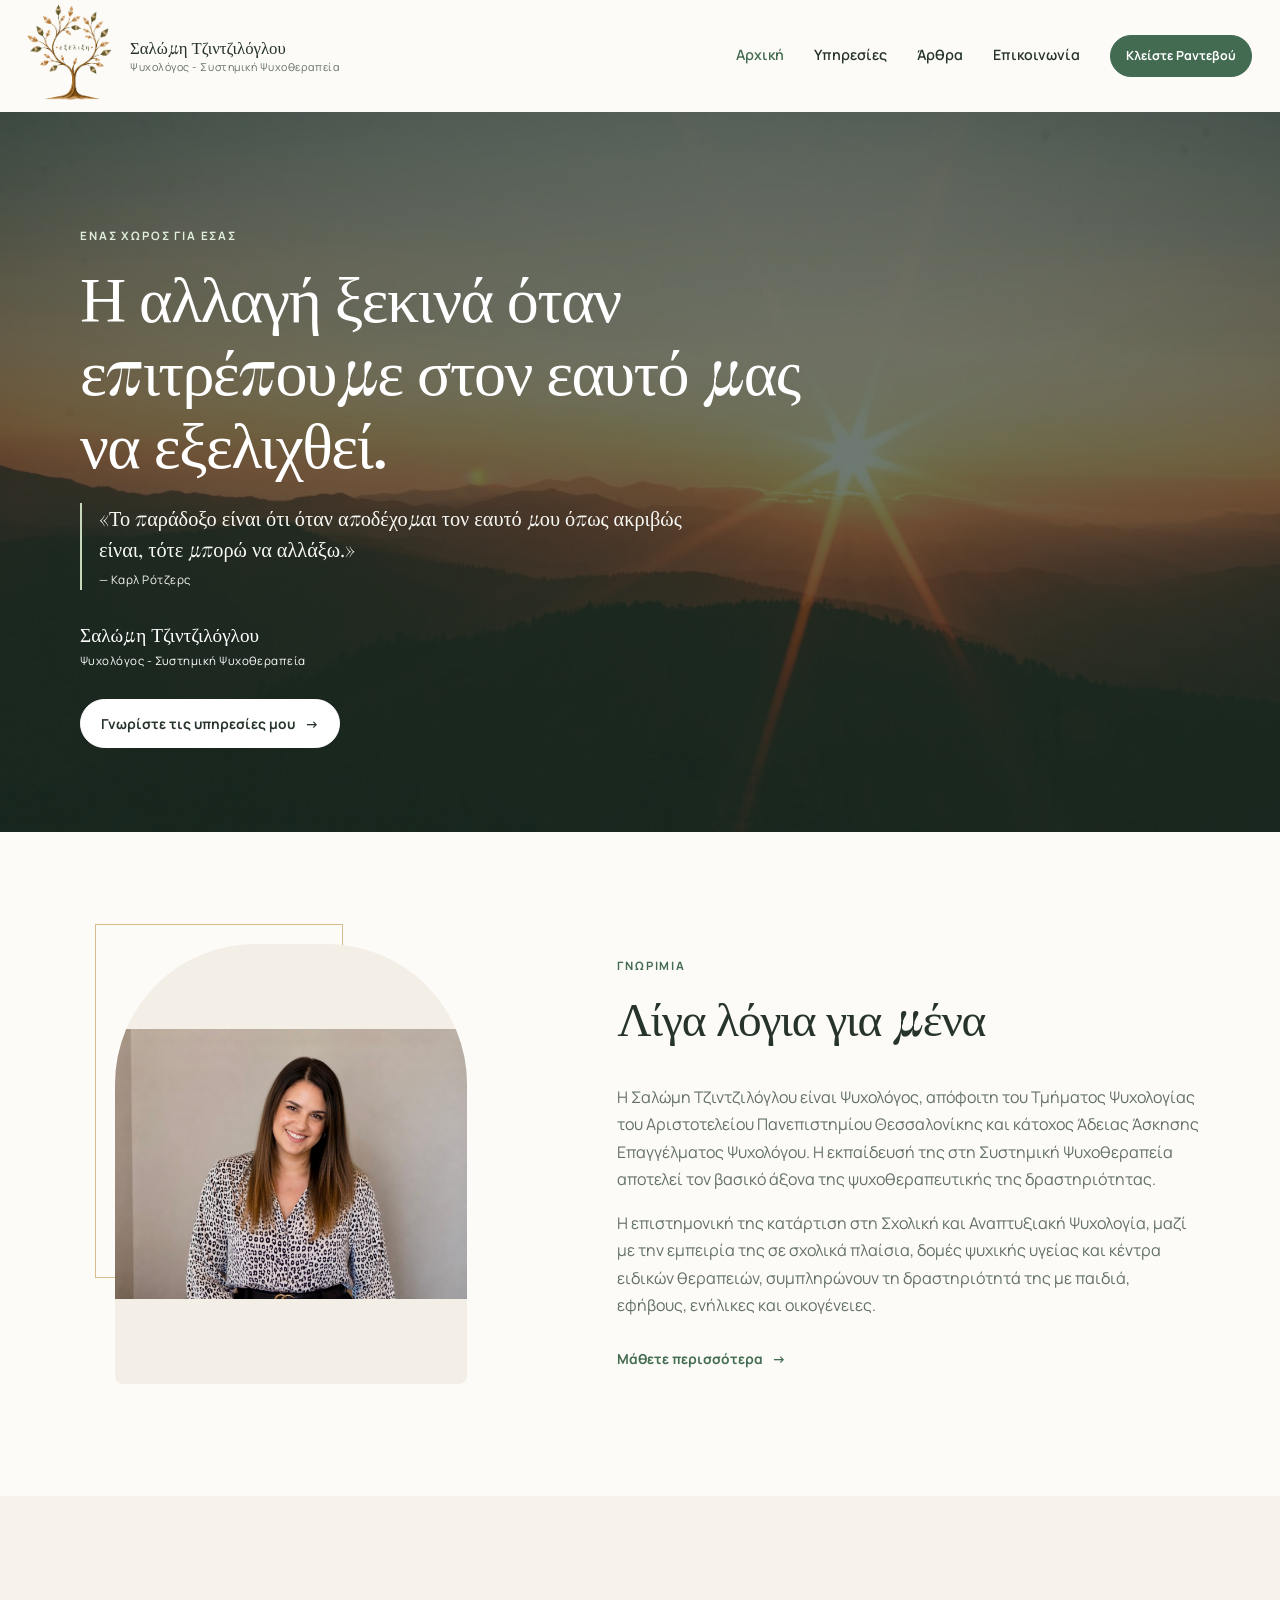
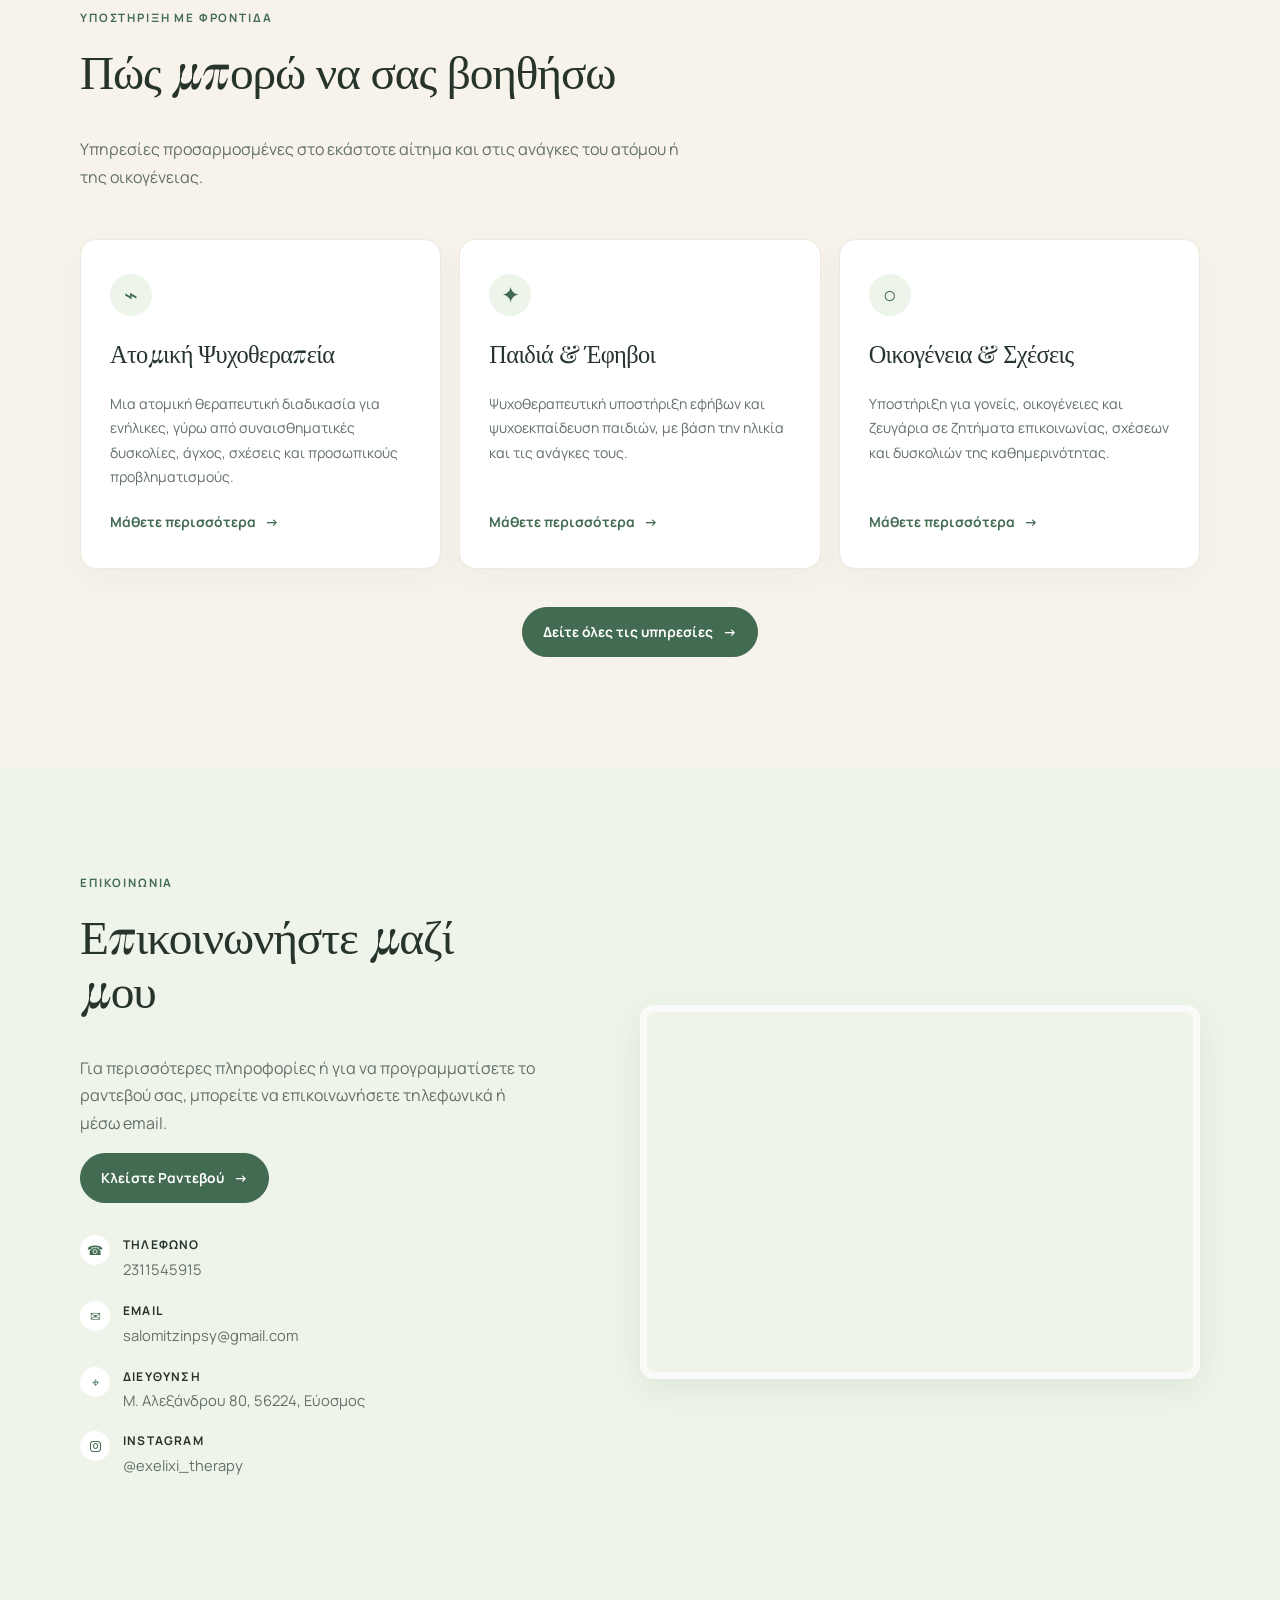
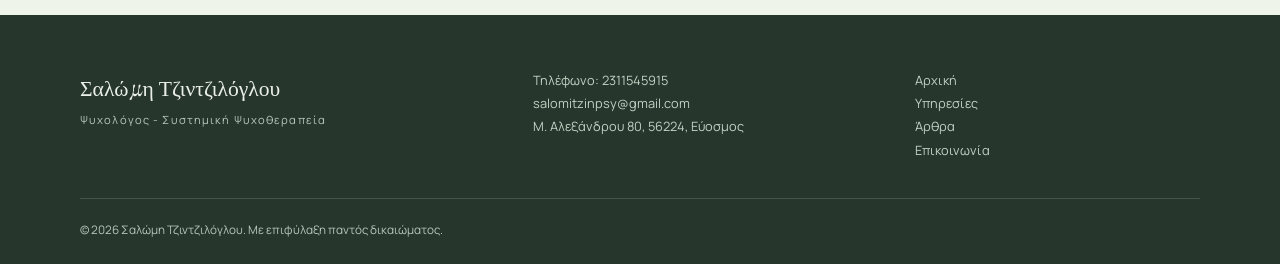
<file: index.html>
<!doctype html>
<html lang="el">
<head>
  <meta charset="UTF-8"><meta name="viewport" content="width=device-width, initial-scale=1.0">
  <meta name="description" content="Σαλώμη Τζιντζιλόγλου, Ψυχολόγος και Συστημική Ψυχοθεραπεύτρια στον Εύοσμο Θεσσαλονίκης. Ατομική ψυχοθεραπεία, υποστήριξη παιδιών και εφήβων, συμβουλευτική γονέων και αξιολόγηση.">
  <title>Ψυχολόγος στον Εύοσμο Θεσσαλονίκης | Σαλώμη Τζιντζιλόγλου</title>
  <link rel="canonical" href="https://salomitzintziloglou.gr/">
  <meta property="og:type" content="website"><meta property="og:locale" content="el_GR"><meta property="og:title" content="Ψυχολόγος στον Εύοσμο Θεσσαλονίκης | Σαλώμη Τζιντζιλόγλου"><meta property="og:description" content="Σαλώμη Τζιντζιλόγλου, Ψυχολόγος και Συστημική Ψυχοθεραπεύτρια στον Εύοσμο Θεσσαλονίκης."><meta property="og:url" content="https://salomitzintziloglou.gr/"><meta property="og:image" content="https://salomitzintziloglou.gr/assets/images/hero-nature.jpg"><meta name="twitter:card" content="summary_large_image"><meta name="twitter:title" content="Ψυχολόγος στον Εύοσμο Θεσσαλονίκης | Σαλώμη Τζιντζιλόγλου"><meta name="twitter:description" content="Σαλώμη Τζιντζιλόγλου, Ψυχολόγος και Συστημική Ψυχοθεραπεύτρια στον Εύοσμο Θεσσαλονίκης."><meta name="twitter:image" content="https://salomitzintziloglou.gr/assets/images/hero-nature.jpg">
  <link rel="preload" as="image" href="assets/images/hero-nature.jpg">
  <script type="application/ld+json">{"@context":"https://schema.org","@graph":[{"@type":"WebSite","@id":"https://salomitzintziloglou.gr/#website","url":"https://salomitzintziloglou.gr/","name":"Σαλώμη Τζιντζιλόγλου"},{"@type":"Person","@id":"https://salomitzintziloglou.gr/#salomi-tzintziloglou","name":"Σαλώμη Τζιντζιλόγλου","jobTitle":"Ψυχολόγος - Συστημική Ψυχοθεραπεία","url":"https://salomitzintziloglou.gr/","image":"https://salomitzintziloglou.gr/assets/images/salomi-tzintziloglou.jpeg","telephone":"+302311545915","email":"salomitzinpsy@gmail.com","address":{"@type":"PostalAddress","streetAddress":"Μ. Αλεξάνδρου 80","postalCode":"56224","addressLocality":"Εύοσμος","addressRegion":"Θεσσαλονίκη","addressCountry":"GR"},"sameAs":["https://www.instagram.com/exelixi_therapy/"]},{"@type":"ProfessionalService","@id":"https://salomitzintziloglou.gr/#professional-service","name":"Σαλώμη Τζιντζιλόγλου","url":"https://salomitzintziloglou.gr/","image":"https://salomitzintziloglou.gr/assets/images/salomi-tzintziloglou.jpeg","telephone":"+302311545915","email":"salomitzinpsy@gmail.com","address":{"@type":"PostalAddress","streetAddress":"Μ. Αλεξάνδρου 80","postalCode":"56224","addressLocality":"Εύοσμος","addressRegion":"Θεσσαλονίκη","addressCountry":"GR"},"employee":{"@id":"https://salomitzintziloglou.gr/#salomi-tzintziloglou"}},{"@type":"WebPage","@id":"https://salomitzintziloglou.gr/#webpage","url":"https://salomitzintziloglou.gr/","name":"Ψυχολόγος στον Εύοσμο Θεσσαλονίκης | Σαλώμη Τζιντζιλόγλου","isPartOf":{"@id":"https://salomitzintziloglou.gr/#website"},"about":{"@id":"https://salomitzintziloglou.gr/#professional-service"}}]}</script>
  <link rel="preconnect" href="https://fonts.googleapis.com"><link rel="preconnect" href="https://fonts.gstatic.com" crossorigin>
  <link href="https://fonts.googleapis.com/css2?family=Manrope:wght@400;500;600;700&family=Playfair+Display:wght@500;600&display=swap" rel="stylesheet">
  <link rel="stylesheet" href="assets/css/styles.css"><link rel="stylesheet" href="assets/css/overrides.css"><link rel="stylesheet" href="assets/css/hero-slideshow.css">
</head>
<body data-base="" data-page="home">
  <a class="skip-link" href="#main">Μετάβαση στο περιεχόμενο</a>
  <div data-component="header"></div>
  <main id="main">
    <section class="hero hero--slideshow" aria-labelledby="hero-title">
      <div class="hero__slides" aria-hidden="true">
        <img class="hero__slide is-active" src="assets/images/hero-nature.jpg" alt="" width="1800" height="1200" fetchpriority="high" decoding="async">
        <img class="hero__slide" data-src="assets/images/hero-slideshow/office.jpg" alt="" width="1536" height="1024" decoding="async">
        <img class="hero__slide" data-src="assets/images/hero-slideshow/children-room-wide.jpg" alt="" width="1536" height="1024" decoding="async">
        <img class="hero__slide hero__slide--children-detail" data-src="assets/images/hero-slideshow/children-room-detail.jpg" alt="" width="1536" height="1024" decoding="async">
        <img class="hero__slide" data-src="assets/images/hero-slideshow/consultation-room.jpg" alt="" width="1536" height="1024" decoding="async">
        <img class="hero__slide" data-src="assets/images/hero-slideshow/waiting-area.jpg" alt="" width="1536" height="1024" decoding="async">
        <img class="hero__slide" data-src="assets/images/hero-slideshow/therapy-room.jpg" alt="" width="1536" height="1024" decoding="async">
      </div>
      <div class="hero__shade"></div>
      <div class="container hero__content reveal">
        <p class="eyebrow eyebrow--light">Ένας χώρος για εσάς</p>
        <h1 id="hero-title">Η αλλαγή ξεκινά όταν επιτρέπουμε στον εαυτό μας να εξελιχθεί.</h1>
        <blockquote>«Το παράδοξο είναι ότι όταν αποδέχομαι τον εαυτό μου όπως ακριβώς είναι, τότε μπορώ να αλλάξω.» <cite>— Καρλ Ρότζερς</cite></blockquote>
        <p class="hero__name">Σαλώμη Τζιντζιλόγλου <span>Ψυχολόγος - Συστημική Ψυχοθεραπεία</span></p>
        <a class="button button--light" href="ypiresies/">Γνωρίστε τις υπηρεσίες μου <span aria-hidden="true">→</span></a>
      </div>
    </section>

    <section class="about section" aria-labelledby="about-title">
      <div class="container about__grid">
        <div class="about__image-wrap reveal"><img src="assets/images/salomi-tzintziloglou.jpeg" alt="Πορτρέτο της ψυχολόγου Σαλώμης Τζιντζιλόγλου" width="1200" height="1600" loading="lazy"></div>
        <div class="about__copy reveal">
          <p class="eyebrow">Γνωριμία</p><h2 id="about-title">Λίγα λόγια για μένα</h2>
          <p>Η Σαλώμη Τζιντζιλόγλου είναι Ψυχολόγος, απόφοιτη του Τμήματος Ψυχολογίας του Αριστοτελείου Πανεπιστημίου Θεσσαλονίκης και κάτοχος Άδειας Άσκησης Επαγγέλματος Ψυχολόγου. Η εκπαίδευσή της στη Συστημική Ψυχοθεραπεία αποτελεί τον βασικό άξονα της ψυχοθεραπευτικής της δραστηριότητας.</p>
          <p>Η επιστημονική της κατάρτιση στη Σχολική και Αναπτυξιακή Ψυχολογία, μαζί με την εμπειρία της σε σχολικά πλαίσια, δομές ψυχικής υγείας και κέντρα ειδικών θεραπειών, συμπληρώνουν τη δραστηριότητά της με παιδιά, εφήβους, ενήλικες και οικογένειες.</p>
          <a class="text-link" href="viografiko/">Μάθετε περισσότερα <span aria-hidden="true">→</span></a>
        </div>
      </div>
    </section>

    <section class="services-preview section section--cream" aria-labelledby="services-title">
      <div class="container"><div class="section-heading reveal"><p class="eyebrow">Υποστήριξη με φροντίδα</p><h2 id="services-title">Πώς μπορώ να σας βοηθήσω</h2><p>Υπηρεσίες προσαρμοσμένες στο εκάστοτε αίτημα και στις ανάγκες του ατόμου ή της οικογένειας.</p></div>
        <div class="cards">
          <article class="service-card reveal"><div class="service-icon" aria-hidden="true">⌁</div><h3>Ατομική Ψυχοθεραπεία</h3><p>Μια ατομική θεραπευτική διαδικασία για ενήλικες, γύρω από συναισθηματικές δυσκολίες, άγχος, σχέσεις και προσωπικούς προβληματισμούς.</p><a class="text-link" href="ypiresies/#atomiki">Μάθετε περισσότερα <span aria-hidden="true">→</span></a></article>
          <article class="service-card reveal"><div class="service-icon" aria-hidden="true">✦</div><h3>Παιδιά &amp; Έφηβοι</h3><p>Ψυχοθεραπευτική υποστήριξη εφήβων και ψυχοεκπαίδευση παιδιών, με βάση την ηλικία και τις ανάγκες τους.</p><a class="text-link" href="ypiresies/#efivoi">Μάθετε περισσότερα <span aria-hidden="true">→</span></a></article>
          <article class="service-card reveal"><div class="service-icon" aria-hidden="true">○</div><h3>Οικογένεια &amp; Σχέσεις</h3><p>Υποστήριξη για γονείς, οικογένειες και ζευγάρια σε ζητήματα επικοινωνίας, σχέσεων και δυσκολιών της καθημερινότητας.</p><a class="text-link" href="ypiresies/#goneis">Μάθετε περισσότερα <span aria-hidden="true">→</span></a></article>
        </div>
        <div class="center reveal"><a class="button" href="ypiresies/">Δείτε όλες τις υπηρεσίες <span aria-hidden="true">→</span></a></div>
      </div>
    </section>
  </main>
  <div data-component="contact"></div><div data-component="footer"></div><div data-component="modal"></div>
  <script src="assets/js/main.js"></script><script src="assets/js/hero-slideshow.js"></script>
</body></html>
</file>
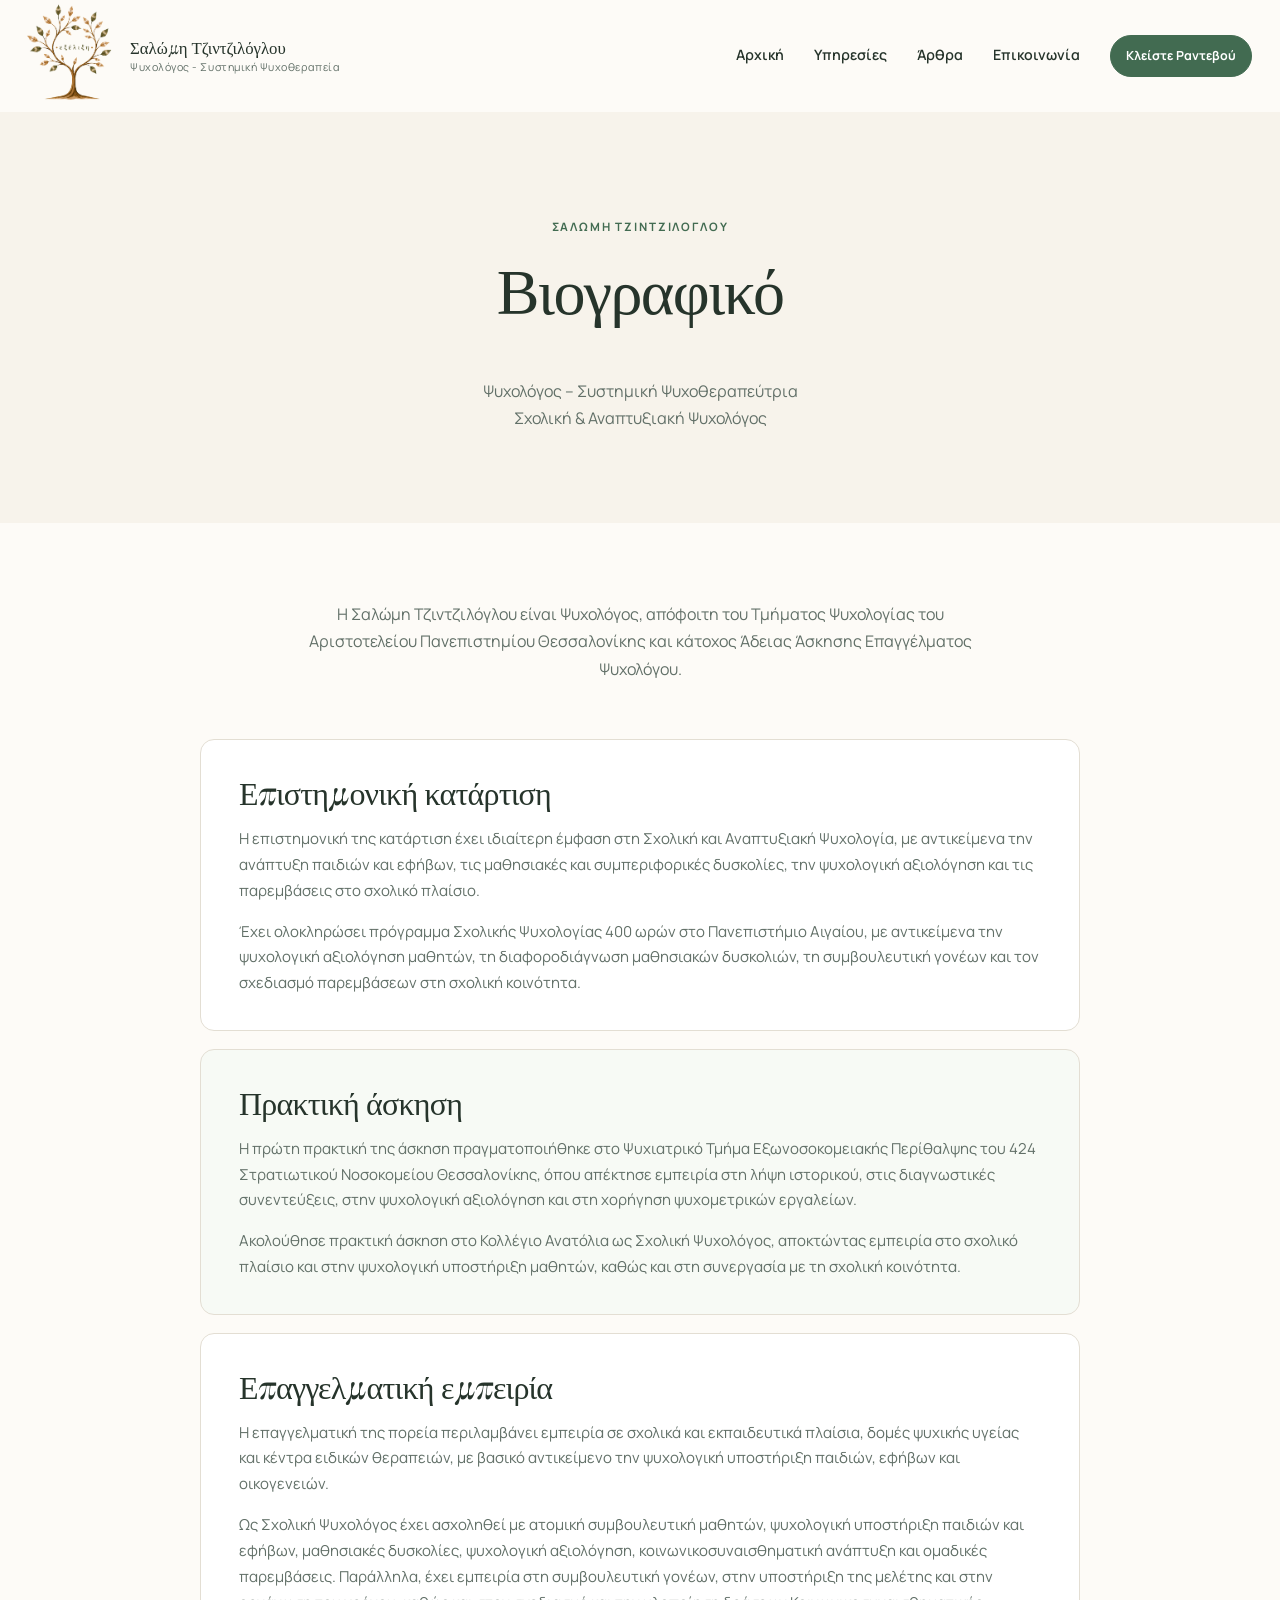
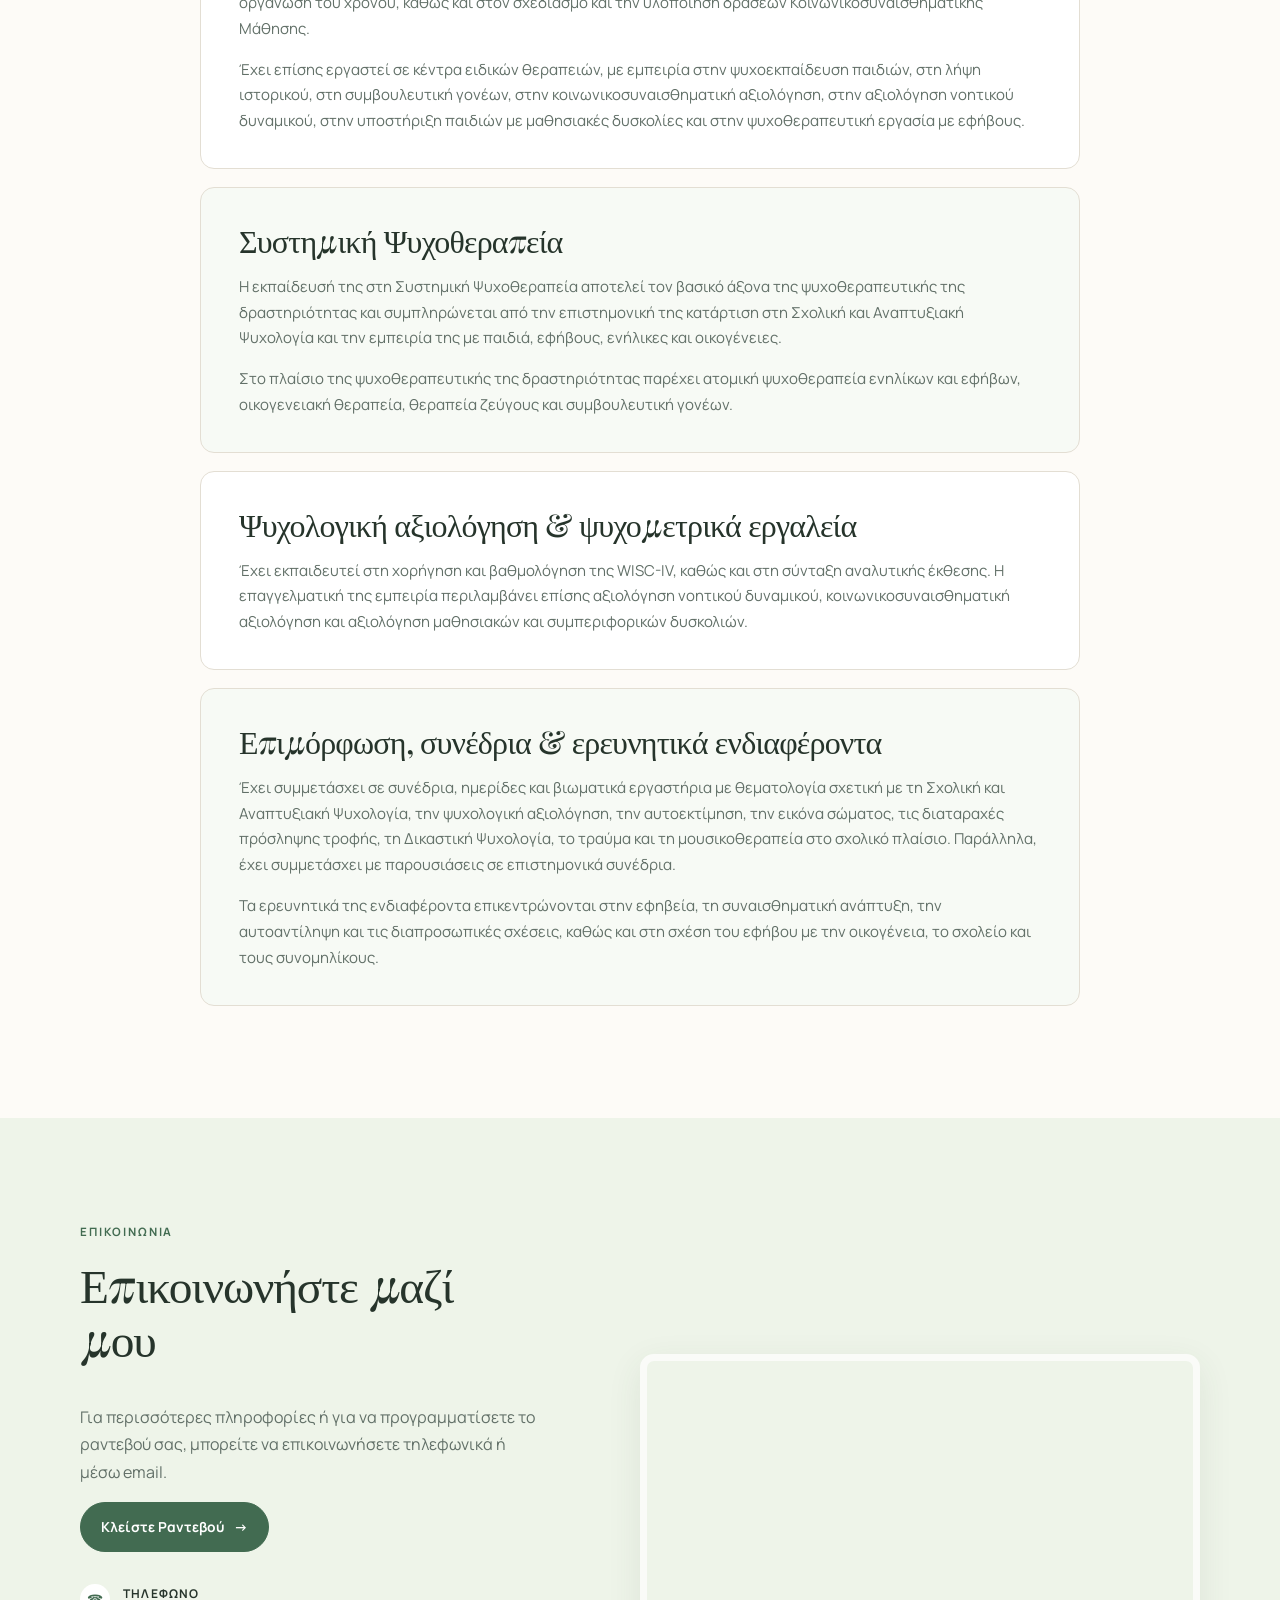
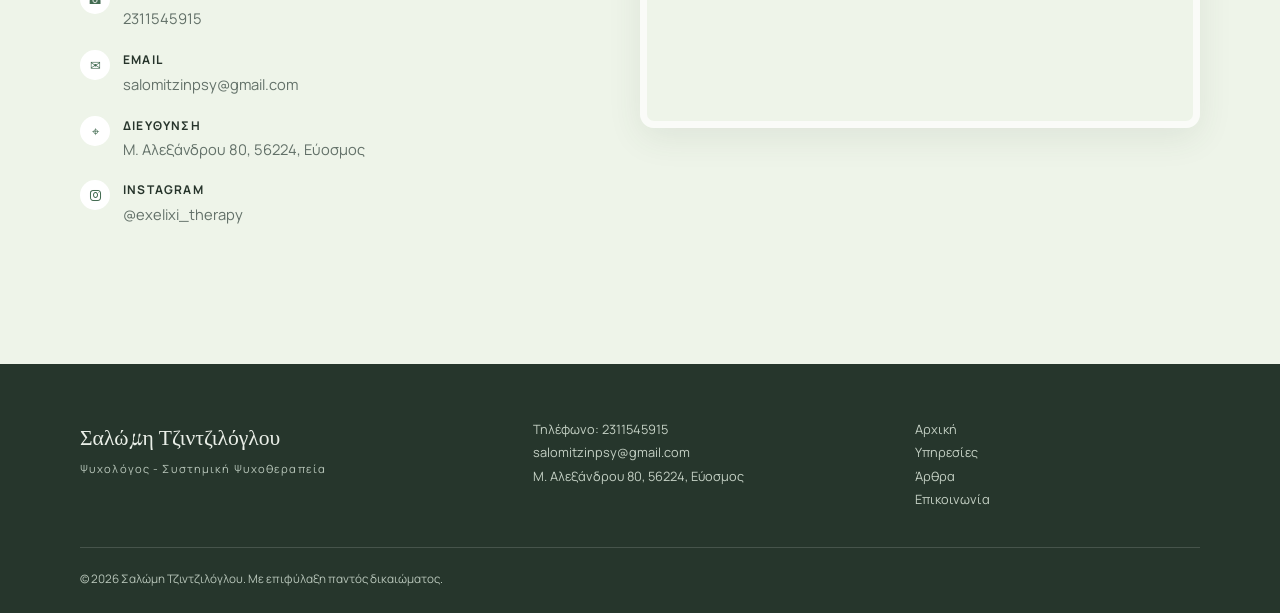
<file: viografiko/index.html>
<!doctype html>
<html lang="el">
<head>
  <meta charset="UTF-8"><meta name="viewport" content="width=device-width, initial-scale=1.0">
  <meta name="description" content="Βιογραφικό της Σαλώμης Τζιντζιλόγλου, Ψυχολόγου και Συστημικής Ψυχοθεραπεύτριας.">
  <title>Βιογραφικό Ψυχολόγου | Σαλώμη Τζιντζιλόγλου</title>
  <link rel="canonical" href="https://salomitzintziloglou.gr/viografiko/">
  <meta property="og:type" content="profile"><meta property="og:locale" content="el_GR"><meta property="og:title" content="Βιογραφικό Ψυχολόγου | Σαλώμη Τζιντζιλόγλου"><meta property="og:description" content="Βιογραφικό της Σαλώμης Τζιντζιλόγλου, Ψυχολόγου και Συστημικής Ψυχοθεραπεύτριας."><meta property="og:url" content="https://salomitzintziloglou.gr/viografiko/"><meta property="og:image" content="https://salomitzintziloglou.gr/assets/images/salomi-tzintziloglou.jpeg"><meta name="twitter:card" content="summary_large_image"><meta name="twitter:title" content="Βιογραφικό Ψυχολόγου | Σαλώμη Τζιντζιλόγλου"><meta name="twitter:description" content="Βιογραφικό της Σαλώμης Τζιντζιλόγλου, Ψυχολόγου και Συστημικής Ψυχοθεραπεύτριας."><meta name="twitter:image" content="https://salomitzintziloglou.gr/assets/images/salomi-tzintziloglou.jpeg">
  <script type="application/ld+json">{"@context":"https://schema.org","@type":"ProfilePage","@id":"https://salomitzintziloglou.gr/viografiko/#webpage","url":"https://salomitzintziloglou.gr/viografiko/","name":"Βιογραφικό Ψυχολόγου | Σαλώμη Τζιντζιλόγλου","isPartOf":{"@id":"https://salomitzintziloglou.gr/#website"},"mainEntity":{"@id":"https://salomitzintziloglou.gr/#salomi-tzintziloglou"}}</script>
  <link rel="preconnect" href="https://fonts.googleapis.com"><link rel="preconnect" href="https://fonts.gstatic.com" crossorigin>
  <link href="https://fonts.googleapis.com/css2?family=Manrope:wght@400;500;600;700&family=Playfair+Display:wght@500;600&display=swap" rel="stylesheet">
  <link rel="stylesheet" href="../assets/css/styles.css"><link rel="stylesheet" href="../assets/css/overrides.css"><link rel="stylesheet" href="../assets/css/biography.css">
</head>
<body data-base="../" data-page="bio">
  <a class="skip-link" href="#main">Μετάβαση στο περιεχόμενο</a><div data-component="header"></div>
  <main id="main">
    <section class="page-hero"><div class="container reveal"><p class="eyebrow">Σαλώμη Τζιντζιλόγλου</p><h1>Βιογραφικό</h1><p>Ψυχολόγος – Συστημική Ψυχοθεραπεύτρια<br>Σχολική &amp; Αναπτυξιακή Ψυχολόγος</p></div></section>
    <section class="biography" aria-label="Βιογραφικό σημείωμα"><div class="container biography__inner"><div class="biography__intro reveal"><p>Η Σαλώμη Τζιντζιλόγλου είναι Ψυχολόγος, απόφοιτη του Τμήματος Ψυχολογίας του Αριστοτελείου Πανεπιστημίου Θεσσαλονίκης και κάτοχος Άδειας Άσκησης Επαγγέλματος Ψυχολόγου.</p></div><div class="biography__grid">
      <section class="biography-card reveal"><h2>Επιστημονική κατάρτιση</h2><p>Η επιστημονική της κατάρτιση έχει ιδιαίτερη έμφαση στη Σχολική και Αναπτυξιακή Ψυχολογία, με αντικείμενα την ανάπτυξη παιδιών και εφήβων, τις μαθησιακές και συμπεριφορικές δυσκολίες, την ψυχολογική αξιολόγηση και τις παρεμβάσεις στο σχολικό πλαίσιο.</p><p>Έχει ολοκληρώσει πρόγραμμα Σχολικής Ψυχολογίας 400 ωρών στο Πανεπιστήμιο Αιγαίου, με αντικείμενα την ψυχολογική αξιολόγηση μαθητών, τη διαφοροδιάγνωση μαθησιακών δυσκολιών, τη συμβουλευτική γονέων και τον σχεδιασμό παρεμβάσεων στη σχολική κοινότητα.</p></section>
      <section class="biography-card reveal"><h2>Πρακτική άσκηση</h2><p>Η πρώτη πρακτική της άσκηση πραγματοποιήθηκε στο Ψυχιατρικό Τμήμα Εξωνοσοκομειακής Περίθαλψης του 424 Στρατιωτικού Νοσοκομείου Θεσσαλονίκης, όπου απέκτησε εμπειρία στη λήψη ιστορικού, στις διαγνωστικές συνεντεύξεις, στην ψυχολογική αξιολόγηση και στη χορήγηση ψυχομετρικών εργαλείων.</p><p>Ακολούθησε πρακτική άσκηση στο Κολλέγιο Ανατόλια ως Σχολική Ψυχολόγος, αποκτώντας εμπειρία στο σχολικό πλαίσιο και στην ψυχολογική υποστήριξη μαθητών, καθώς και στη συνεργασία με τη σχολική κοινότητα.</p></section>
      <section class="biography-card reveal"><h2>Επαγγελματική εμπειρία</h2><p>Η επαγγελματική της πορεία περιλαμβάνει εμπειρία σε σχολικά και εκπαιδευτικά πλαίσια, δομές ψυχικής υγείας και κέντρα ειδικών θεραπειών, με βασικό αντικείμενο την ψυχολογική υποστήριξη παιδιών, εφήβων και οικογενειών.</p><p>Ως Σχολική Ψυχολόγος έχει ασχοληθεί με ατομική συμβουλευτική μαθητών, ψυχολογική υποστήριξη παιδιών και εφήβων, μαθησιακές δυσκολίες, ψυχολογική αξιολόγηση, κοινωνικοσυναισθηματική ανάπτυξη και ομαδικές παρεμβάσεις. Παράλληλα, έχει εμπειρία στη συμβουλευτική γονέων, στην υποστήριξη της μελέτης και στην οργάνωση του χρόνου, καθώς και στον σχεδιασμό και την υλοποίηση δράσεων Κοινωνικοσυναισθηματικής Μάθησης.</p><p>Έχει επίσης εργαστεί σε κέντρα ειδικών θεραπειών, με εμπειρία στην ψυχοεκπαίδευση παιδιών, στη λήψη ιστορικού, στη συμβουλευτική γονέων, στην κοινωνικοσυναισθηματική αξιολόγηση, στην αξιολόγηση νοητικού δυναμικού, στην υποστήριξη παιδιών με μαθησιακές δυσκολίες και στην ψυχοθεραπευτική εργασία με εφήβους.</p></section>
      <section class="biography-card reveal"><h2>Συστημική Ψυχοθεραπεία</h2><p>Η εκπαίδευσή της στη Συστημική Ψυχοθεραπεία αποτελεί τον βασικό άξονα της ψυχοθεραπευτικής της δραστηριότητας και συμπληρώνεται από την επιστημονική της κατάρτιση στη Σχολική και Αναπτυξιακή Ψυχολογία και την εμπειρία της με παιδιά, εφήβους, ενήλικες και οικογένειες.</p><p>Στο πλαίσιο της ψυχοθεραπευτικής της δραστηριότητας παρέχει ατομική ψυχοθεραπεία ενηλίκων και εφήβων, οικογενειακή θεραπεία, θεραπεία ζεύγους και συμβουλευτική γονέων.</p></section>
      <section class="biography-card reveal"><h2>Ψυχολογική αξιολόγηση &amp; ψυχομετρικά εργαλεία</h2><p>Έχει εκπαιδευτεί στη χορήγηση και βαθμολόγηση της WISC-IV, καθώς και στη σύνταξη αναλυτικής έκθεσης. Η επαγγελματική της εμπειρία περιλαμβάνει επίσης αξιολόγηση νοητικού δυναμικού, κοινωνικοσυναισθηματική αξιολόγηση και αξιολόγηση μαθησιακών και συμπεριφορικών δυσκολιών.</p></section>
      <section class="biography-card reveal"><h2>Επιμόρφωση, συνέδρια &amp; ερευνητικά ενδιαφέροντα</h2><p>Έχει συμμετάσχει σε συνέδρια, ημερίδες και βιωματικά εργαστήρια με θεματολογία σχετική με τη Σχολική και Αναπτυξιακή Ψυχολογία, την ψυχολογική αξιολόγηση, την αυτοεκτίμηση, την εικόνα σώματος, τις διαταραχές πρόσληψης τροφής, τη Δικαστική Ψυχολογία, το τραύμα και τη μουσικοθεραπεία στο σχολικό πλαίσιο. Παράλληλα, έχει συμμετάσχει με παρουσιάσεις σε επιστημονικά συνέδρια.</p><p>Τα ερευνητικά της ενδιαφέροντα επικεντρώνονται στην εφηβεία, τη συναισθηματική ανάπτυξη, την αυτοαντίληψη και τις διαπροσωπικές σχέσεις, καθώς και στη σχέση του εφήβου με την οικογένεια, το σχολείο και τους συνομηλίκους.</p></section>
    </div></div></section>
  </main><div data-component="contact"></div><div data-component="footer"></div><div data-component="modal"></div><script src="../assets/js/main.js"></script>
</body></html>
</file>
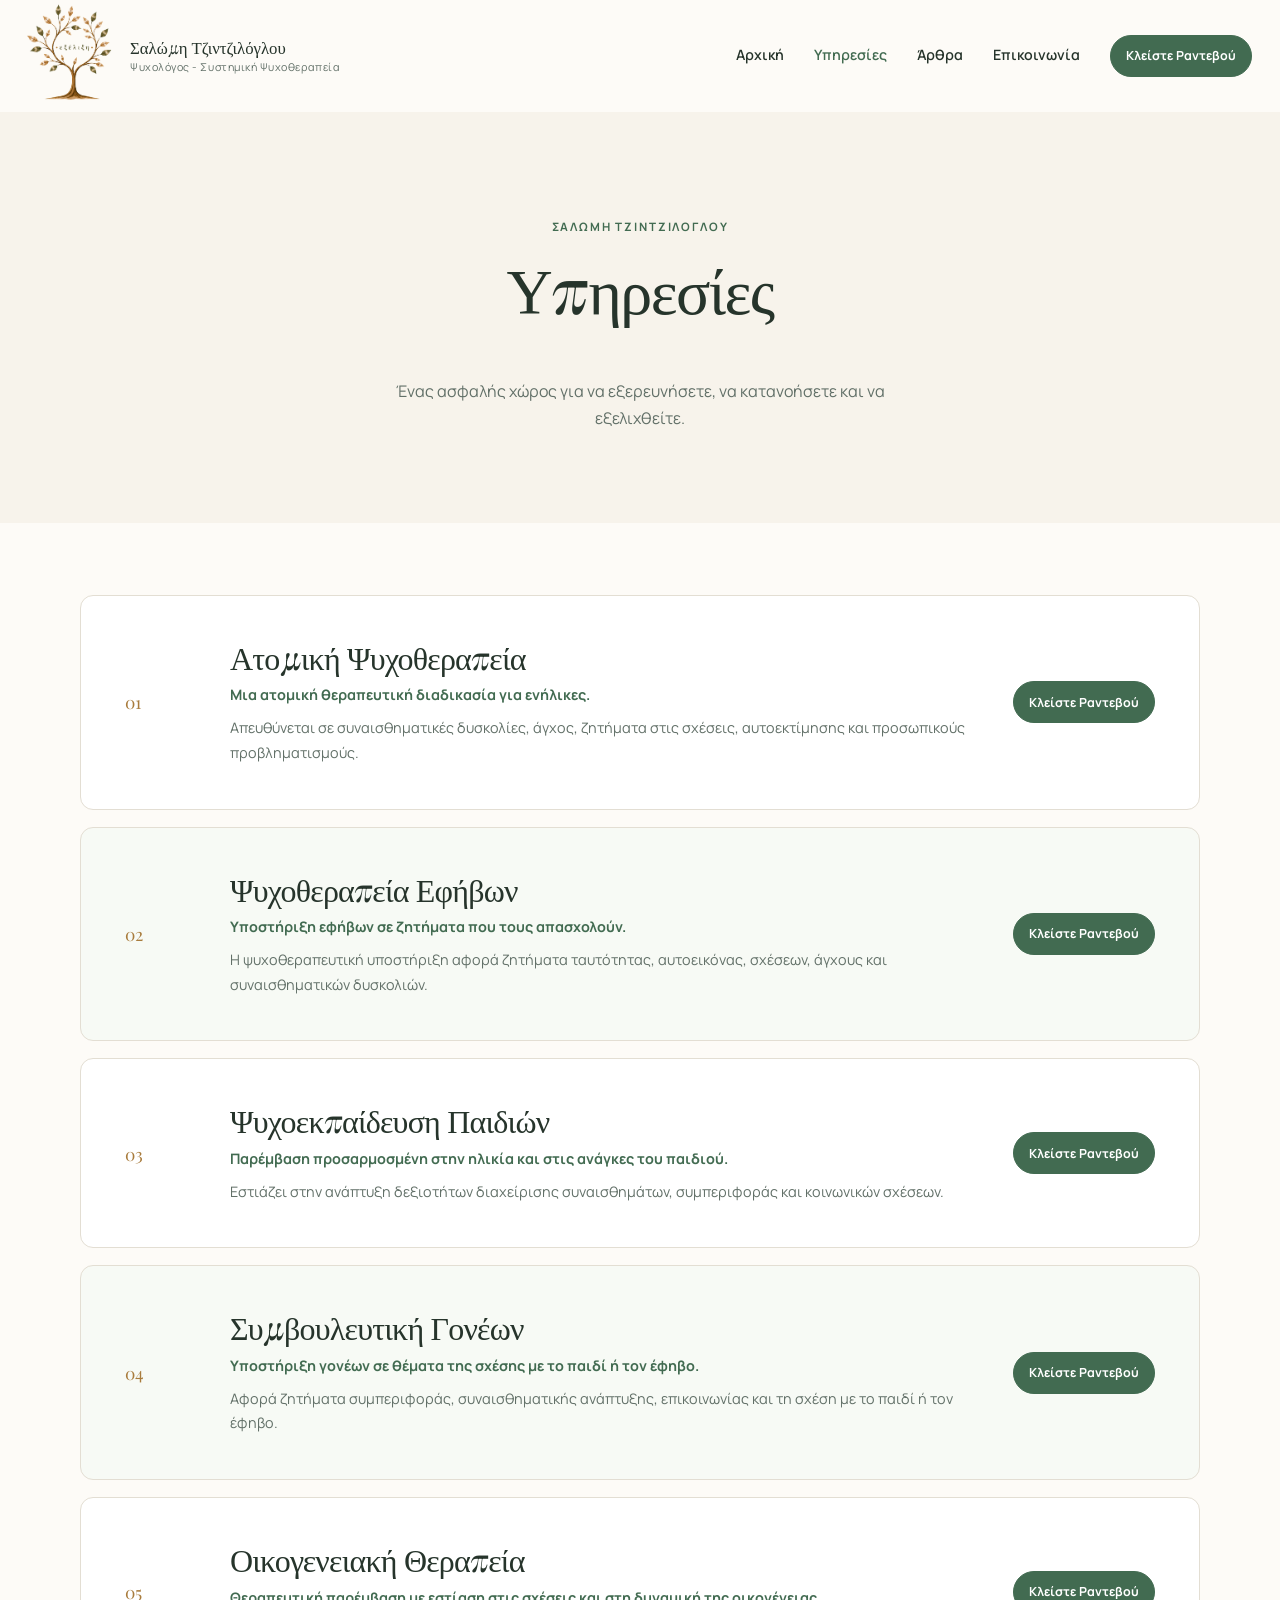
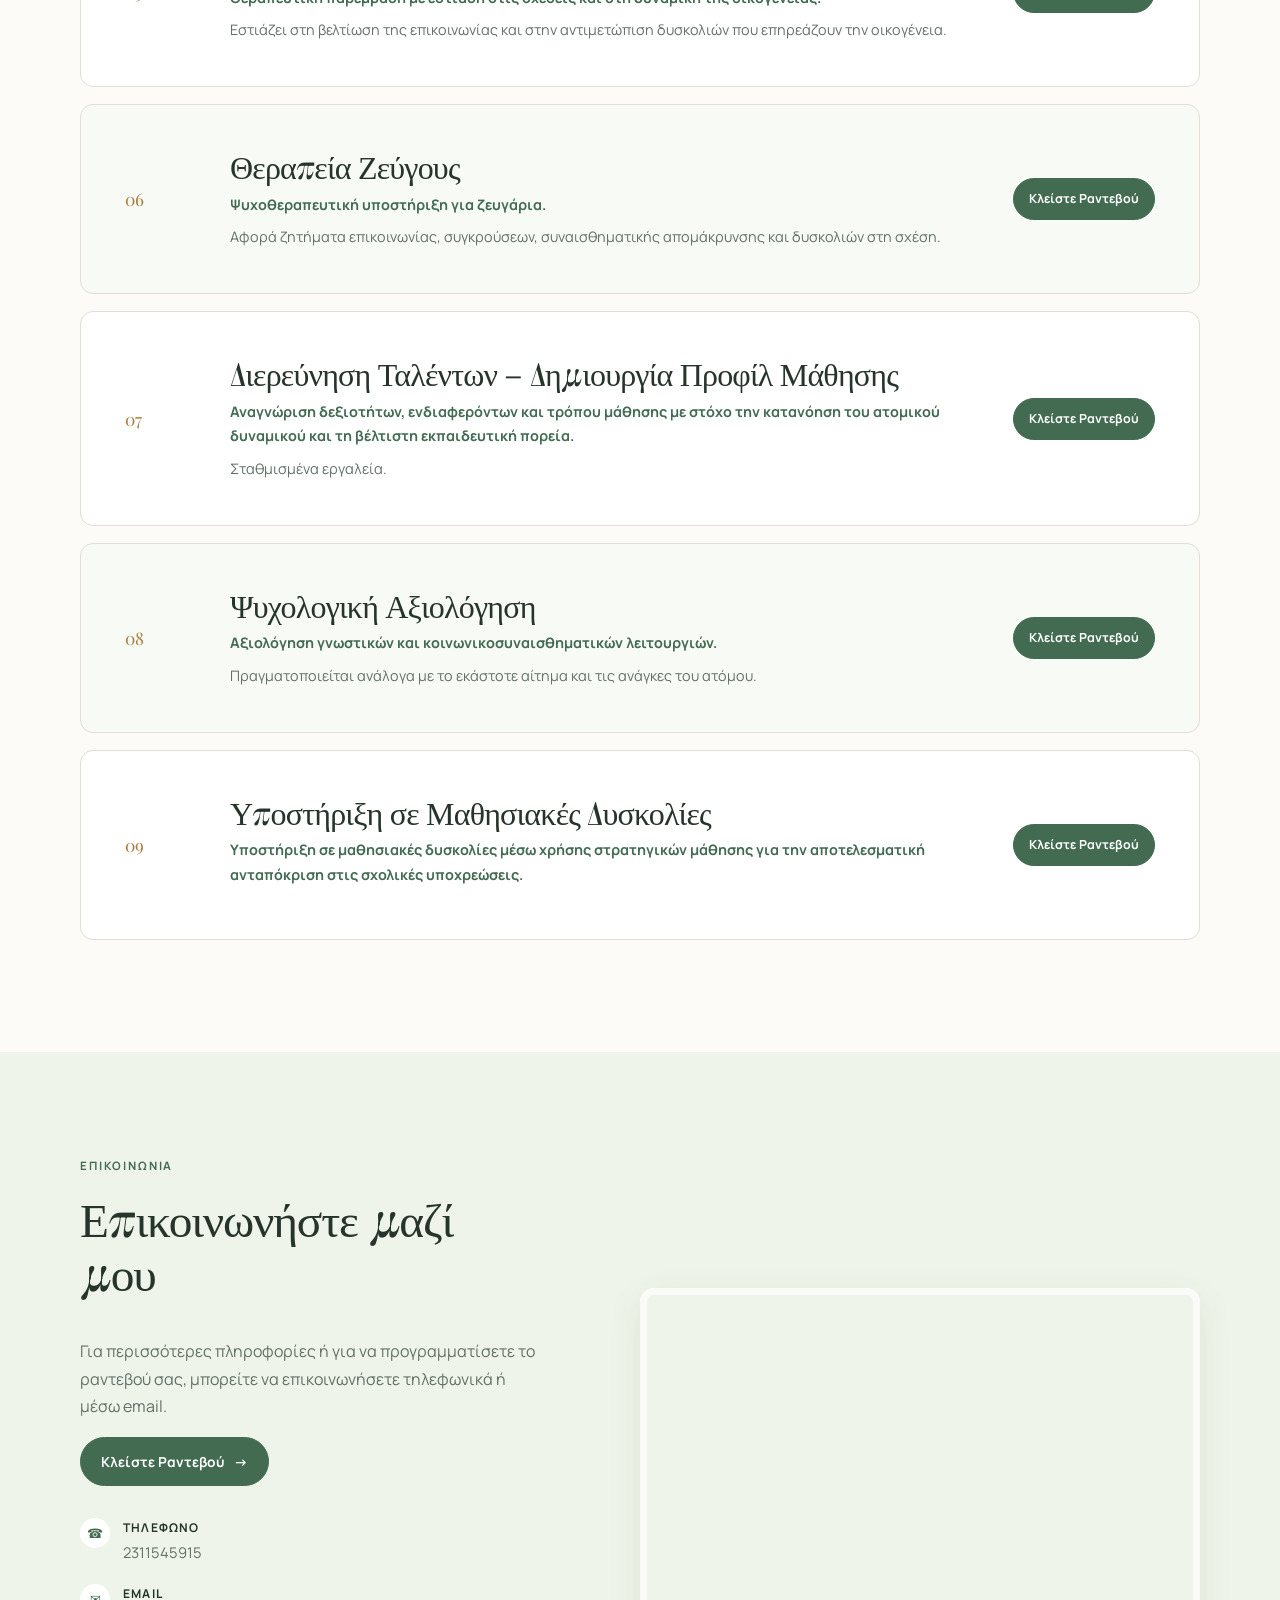
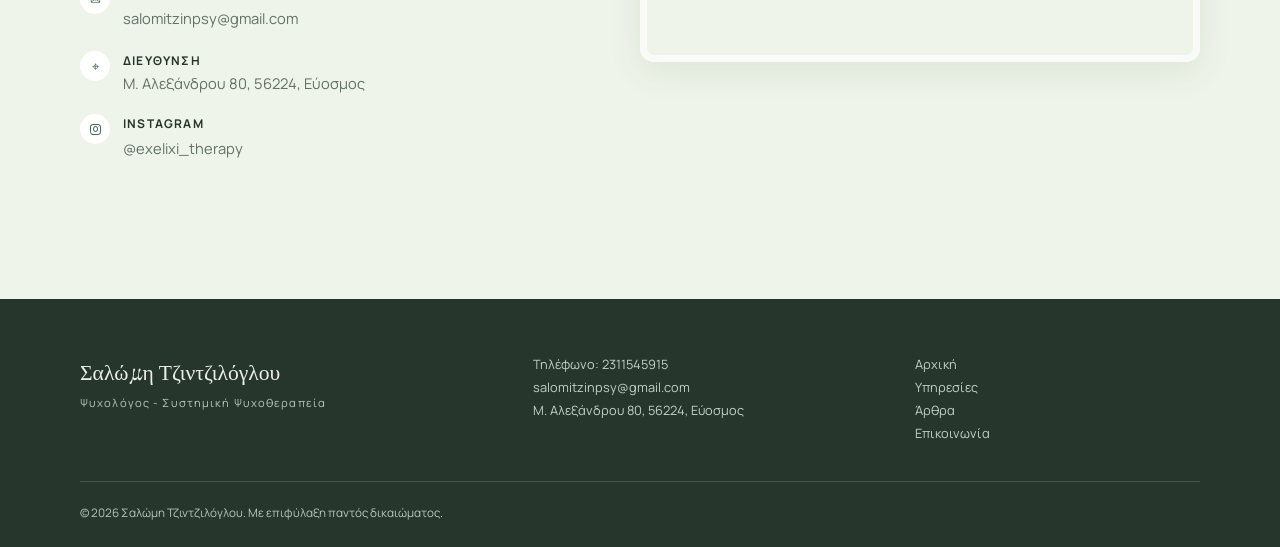
<file: ypiresies/index.html>
<!doctype html>
<html lang="el">
<head>
  <meta charset="UTF-8"><meta name="viewport" content="width=device-width, initial-scale=1.0">
  <meta name="description" content="Υπηρεσίες της Σαλώμης Τζιντζιλόγλου, Ψυχολόγου και Συστημικής Ψυχοθεραπεύτριας στον Εύοσμο Θεσσαλονίκης: ψυχοθεραπεία, συμβουλευτική γονέων, αξιολόγηση και υποστήριξη μαθησιακών δυσκολιών.">
  <title>Υπηρεσίες Ψυχοθεραπείας στον Εύοσμο | Σαλώμη Τζιντζιλόγλου</title>
  <link rel="canonical" href="https://salomitzintziloglou.gr/ypiresies/">
  <meta property="og:type" content="website"><meta property="og:locale" content="el_GR"><meta property="og:title" content="Υπηρεσίες Ψυχοθεραπείας στον Εύοσμο | Σαλώμη Τζιντζιλόγλου"><meta property="og:description" content="Υπηρεσίες ψυχοθεραπείας, συμβουλευτικής γονέων και αξιολόγησης στον Εύοσμο Θεσσαλονίκης."><meta property="og:url" content="https://salomitzintziloglou.gr/ypiresies/"><meta property="og:image" content="https://salomitzintziloglou.gr/assets/images/hero-nature.jpg"><meta name="twitter:card" content="summary_large_image"><meta name="twitter:title" content="Υπηρεσίες Ψυχοθεραπείας στον Εύοσμο | Σαλώμη Τζιντζιλόγλου"><meta name="twitter:description" content="Υπηρεσίες ψυχοθεραπείας, συμβουλευτικής γονέων και αξιολόγησης στον Εύοσμο Θεσσαλονίκης."><meta name="twitter:image" content="https://salomitzintziloglou.gr/assets/images/hero-nature.jpg">
  <script type="application/ld+json">{"@context":"https://schema.org","@type":"WebPage","@id":"https://salomitzintziloglou.gr/ypiresies/#webpage","url":"https://salomitzintziloglou.gr/ypiresies/","name":"Υπηρεσίες Ψυχοθεραπείας στον Εύοσμο | Σαλώμη Τζιντζιλόγλου","isPartOf":{"@id":"https://salomitzintziloglou.gr/#website"},"about":{"@id":"https://salomitzintziloglou.gr/#professional-service"}}</script>
  <link rel="preconnect" href="https://fonts.googleapis.com"><link rel="preconnect" href="https://fonts.gstatic.com" crossorigin>
  <link href="https://fonts.googleapis.com/css2?family=Manrope:wght@400;500;600;700&family=Playfair+Display:wght@500;600&display=swap" rel="stylesheet">
  <link rel="stylesheet" href="../assets/css/styles.css"><link rel="stylesheet" href="../assets/css/overrides.css">
</head>
<body data-base="../" data-page="services">
  <a class="skip-link" href="#main">Μετάβαση στο περιεχόμενο</a><div data-component="header"></div>
  <main id="main">
    <section class="page-hero"><div class="container reveal"><p class="eyebrow">Σαλώμη Τζιντζιλόγλου</p><h1>Υπηρεσίες</h1><p>Ένας ασφαλής χώρος για να εξερευνήσετε, να κατανοήσετε και να εξελιχθείτε.</p></div></section>
    <section class="services-list section" aria-label="Όλες οι υπηρεσίες"><div class="container services-list__inner">
      <article id="atomiki" class="service-detail reveal"><span class="service-detail__number">01</span><div><h2>Ατομική Ψυχοθεραπεία</h2><p class="service-detail__lead">Μια ατομική θεραπευτική διαδικασία για ενήλικες.</p><p>Απευθύνεται σε συναισθηματικές δυσκολίες, άγχος, ζητήματα στις σχέσεις, αυτοεκτίμησης και προσωπικούς προβληματισμούς.</p></div><button class="button button--small" data-open-modal>Κλείστε Ραντεβού</button></article>
      <article id="efivoi" class="service-detail service-detail--tint reveal"><span class="service-detail__number">02</span><div><h2>Ψυχοθεραπεία Εφήβων</h2><p class="service-detail__lead">Υποστήριξη εφήβων σε ζητήματα που τους απασχολούν.</p><p>Η ψυχοθεραπευτική υποστήριξη αφορά ζητήματα ταυτότητας, αυτοεικόνας, σχέσεων, άγχους και συναισθηματικών δυσκολιών.</p></div><button class="button button--small" data-open-modal>Κλείστε Ραντεβού</button></article>
      <article id="paidia" class="service-detail reveal"><span class="service-detail__number">03</span><div><h2>Ψυχοεκπαίδευση Παιδιών</h2><p class="service-detail__lead">Παρέμβαση προσαρμοσμένη στην ηλικία και στις ανάγκες του παιδιού.</p><p>Εστιάζει στην ανάπτυξη δεξιοτήτων διαχείρισης συναισθημάτων, συμπεριφοράς και κοινωνικών σχέσεων.</p></div><button class="button button--small" data-open-modal>Κλείστε Ραντεβού</button></article>
      <article id="goneis" class="service-detail service-detail--tint reveal"><span class="service-detail__number">04</span><div><h2>Συμβουλευτική Γονέων</h2><p class="service-detail__lead">Υποστήριξη γονέων σε θέματα της σχέσης με το παιδί ή τον έφηβο.</p><p>Αφορά ζητήματα συμπεριφοράς, συναισθηματικής ανάπτυξης, επικοινωνίας και τη σχέση με το παιδί ή τον έφηβο.</p></div><button class="button button--small" data-open-modal>Κλείστε Ραντεβού</button></article>
      <article id="oikogeneia" class="service-detail reveal"><span class="service-detail__number">05</span><div><h2>Οικογενειακή Θεραπεία</h2><p class="service-detail__lead">Θεραπευτική παρέμβαση με εστίαση στις σχέσεις και στη δυναμική της οικογένειας.</p><p>Εστιάζει στη βελτίωση της επικοινωνίας και στην αντιμετώπιση δυσκολιών που επηρεάζουν την οικογένεια.</p></div><button class="button button--small" data-open-modal>Κλείστε Ραντεβού</button></article>
      <article id="zevgari" class="service-detail service-detail--tint reveal"><span class="service-detail__number">06</span><div><h2>Θεραπεία Ζεύγους</h2><p class="service-detail__lead">Ψυχοθεραπευτική υποστήριξη για ζευγάρια.</p><p>Αφορά ζητήματα επικοινωνίας, συγκρούσεων, συναισθηματικής απομάκρυνσης και δυσκολιών στη σχέση.</p></div><button class="button button--small" data-open-modal>Κλείστε Ραντεβού</button></article>
      <article id="noitiko" class="service-detail reveal"><span class="service-detail__number">07</span><div><h2>Διερεύνηση Ταλέντων – Δημιουργία Προφίλ Μάθησης</h2><p class="service-detail__lead">Αναγνώριση δεξιοτήτων, ενδιαφερόντων και τρόπου μάθησης με στόχο την κατανόηση του ατομικού δυναμικού και τη βέλτιστη εκπαιδευτική πορεία.</p><p>Σταθμισμένα εργαλεία.</p></div><button class="button button--small" data-open-modal>Κλείστε Ραντεβού</button></article>
      <article id="axiologisi" class="service-detail service-detail--tint reveal"><span class="service-detail__number">08</span><div><h2>Ψυχολογική Αξιολόγηση</h2><p class="service-detail__lead">Αξιολόγηση γνωστικών και κοινωνικοσυναισθηματικών λειτουργιών.</p><p>Πραγματοποιείται ανάλογα με το εκάστοτε αίτημα και τις ανάγκες του ατόμου.</p></div><button class="button button--small" data-open-modal>Κλείστε Ραντεβού</button></article>
      <article id="mathisiakes" class="service-detail reveal"><span class="service-detail__number">09</span><div><h2>Υποστήριξη σε Μαθησιακές Δυσκολίες</h2><p class="service-detail__lead">Υποστήριξη σε μαθησιακές δυσκολίες μέσω χρήσης στρατηγικών μάθησης για την αποτελεσματική ανταπόκριση στις σχολικές υποχρεώσεις.</p></div><button class="button button--small" data-open-modal>Κλείστε Ραντεβού</button></article>
    </div></section>
  </main>
  <div data-component="contact"></div><div data-component="footer"></div><div data-component="modal"></div><script src="../assets/js/main.js"></script>
</body></html>
</file>
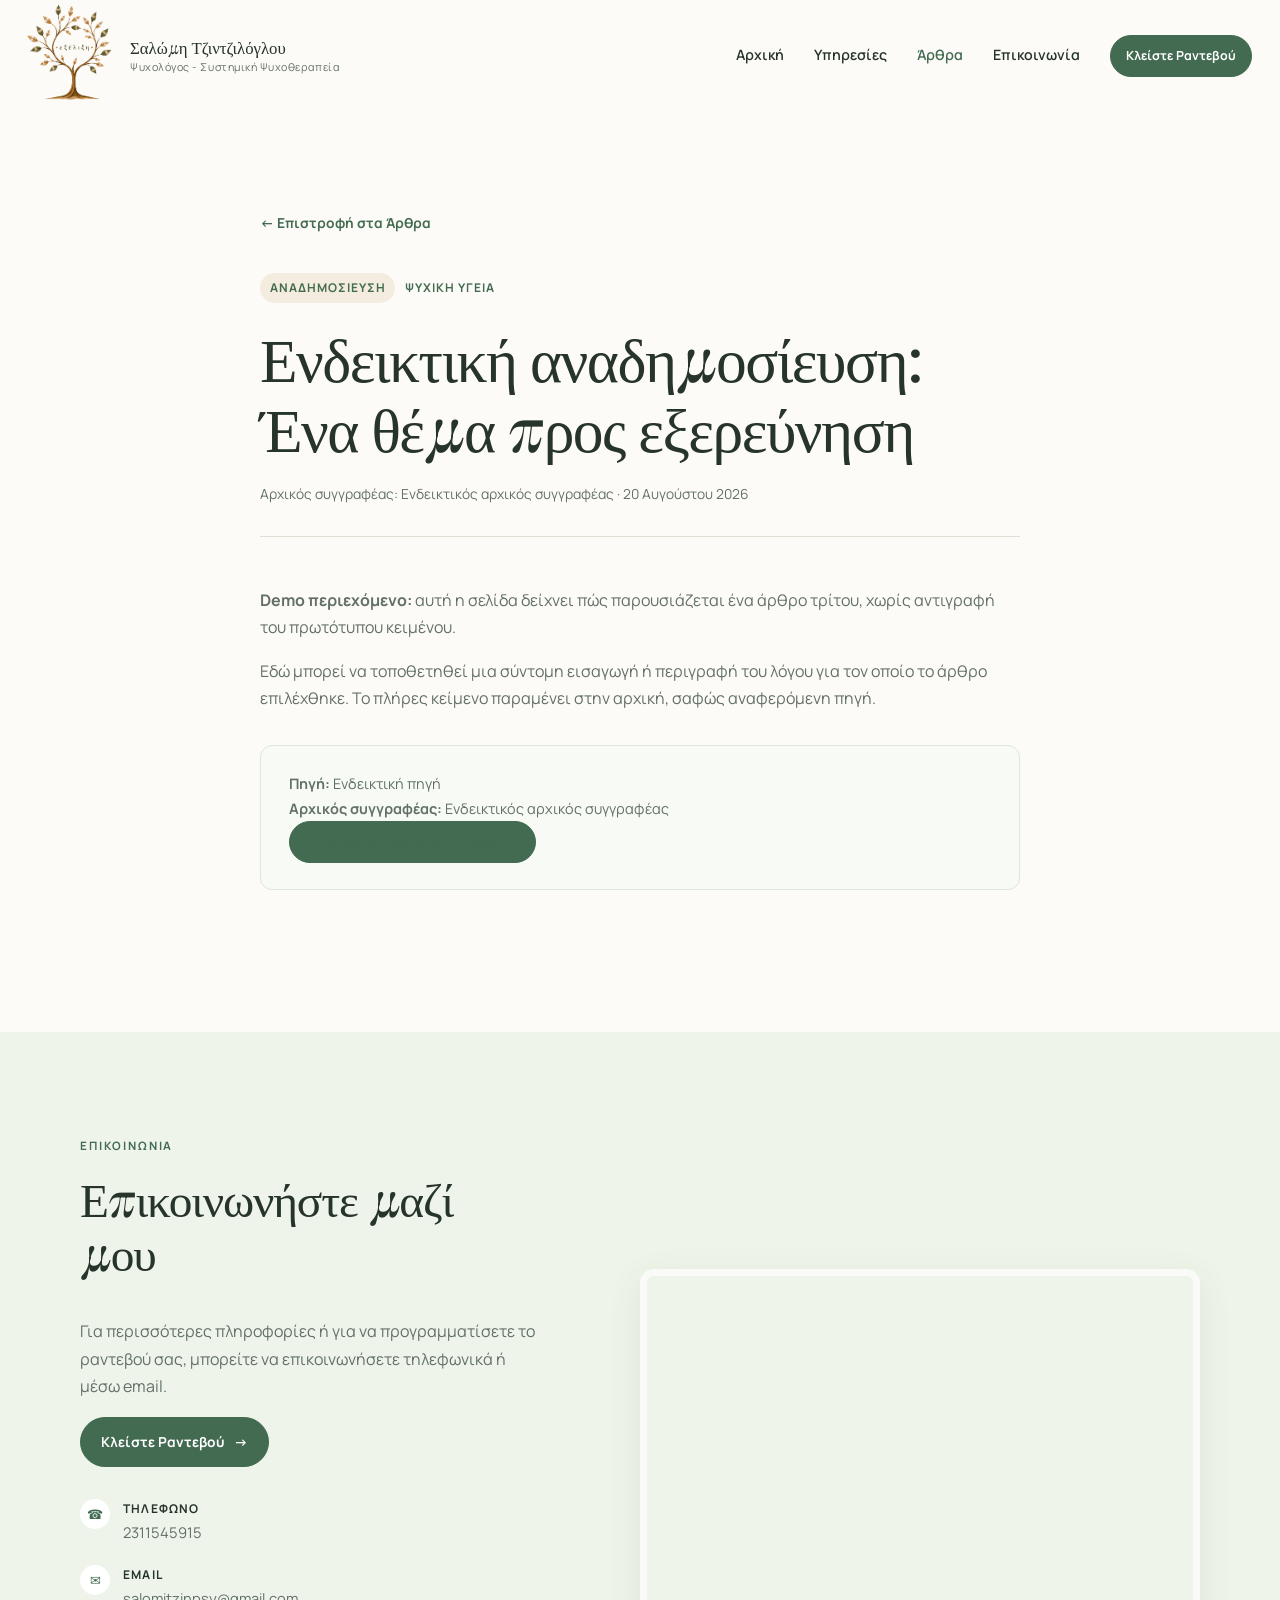
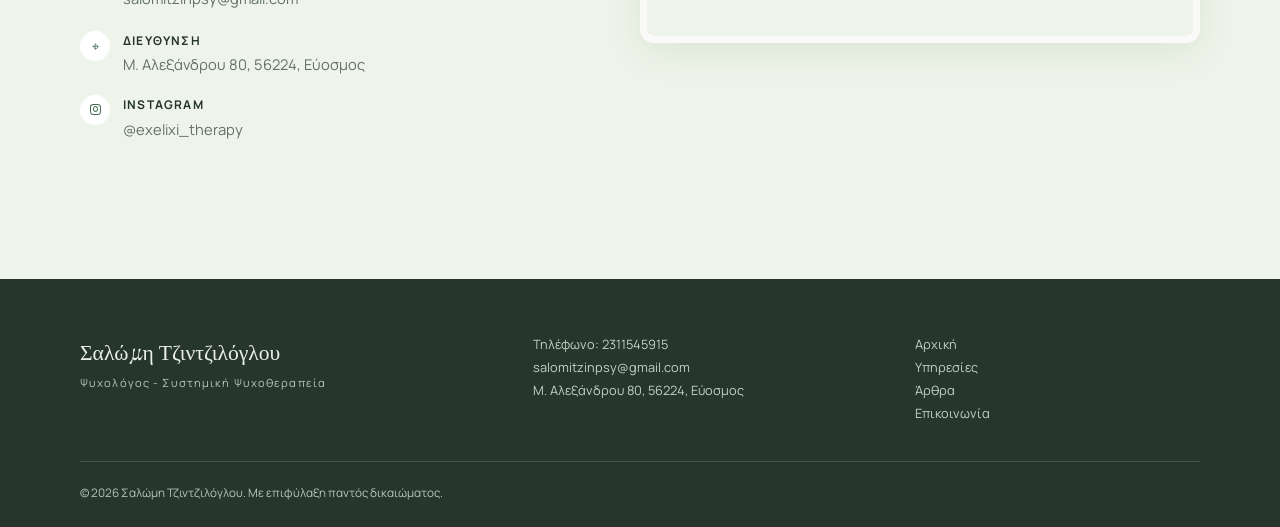
<file: arthra/endiktiki-anadimosiefsi/index.html>
<!doctype html><html lang="el"><head><meta name="robots" content="noindex, follow"><meta charset="UTF-8"><meta name="viewport" content="width=device-width, initial-scale=1.0"><meta name="description" content="Ενδεικτική σελίδα παρουσίασης αναδημοσίευσης."><title>Ενδεικτική αναδημοσίευση | Σαλώμη Τζιντζιλόγλου</title><link rel="preconnect" href="https://fonts.googleapis.com"><link rel="preconnect" href="https://fonts.gstatic.com" crossorigin><link href="https://fonts.googleapis.com/css2?family=Manrope:wght@400;500;600,700&family=Playfair+Display:wght@500;600&display=swap" rel="stylesheet"><link rel="stylesheet" href="../../assets/css/styles.css"><link rel="stylesheet" href="../../assets/css/overrides.css"><link rel="stylesheet" href="../../assets/css/articles.css"></head><body data-base="../../" data-page="articles"><a class="skip-link" href="#main">Μετάβαση στο περιεχόμενο</a><div data-component="header"></div><main id="main"><article class="article-page"><div class="article-page__inner"><a class="text-link article-back" href="../">← Επιστροφή στα Άρθρα</a><div class="article-kicker"><span class="article-card__badge article-card__badge--external">Αναδημοσίευση</span><span>Ψυχική υγεία</span></div><h1>Ενδεικτική αναδημοσίευση: Ένα θέμα προς εξερεύνηση</h1><p class="article-byline">Αρχικός συγγραφέας: Ενδεικτικός αρχικός συγγραφέας · <time datetime="2026-08-20">20 Αυγούστου 2026</time></p><div class="article-body"><p class="article-note"><strong>Demo περιεχόμενο:</strong> αυτή η σελίδα δείχνει πώς παρουσιάζεται ένα άρθρο τρίτου, χωρίς αντιγραφή του πρωτότυπου κειμένου.</p><p>Εδώ μπορεί να τοποθετηθεί μια σύντομη εισαγωγή ή περιγραφή του λόγου για τον οποίο το άρθρο επιλέχθηκε. Το πλήρες κείμενο παραμένει στην αρχική, σαφώς αναφερόμενη πηγή.</p><div class="article-source"><p><strong>Πηγή:</strong> Ενδεικτική πηγή</p><p><strong>Αρχικός συγγραφέας:</strong> Ενδεικτικός αρχικός συγγραφέας</p><a class="button button--small" href="https://example.com/" target="_blank" rel="noopener noreferrer">Διαβάστε το πρωτότυπο άρθρο <span aria-hidden="true">↗</span></a></div></div></div></article></main><div data-component="contact"></div><div data-component="footer"></div><div data-component="modal"></div><script src="../../assets/js/main.js"></script></body></html>
</file>
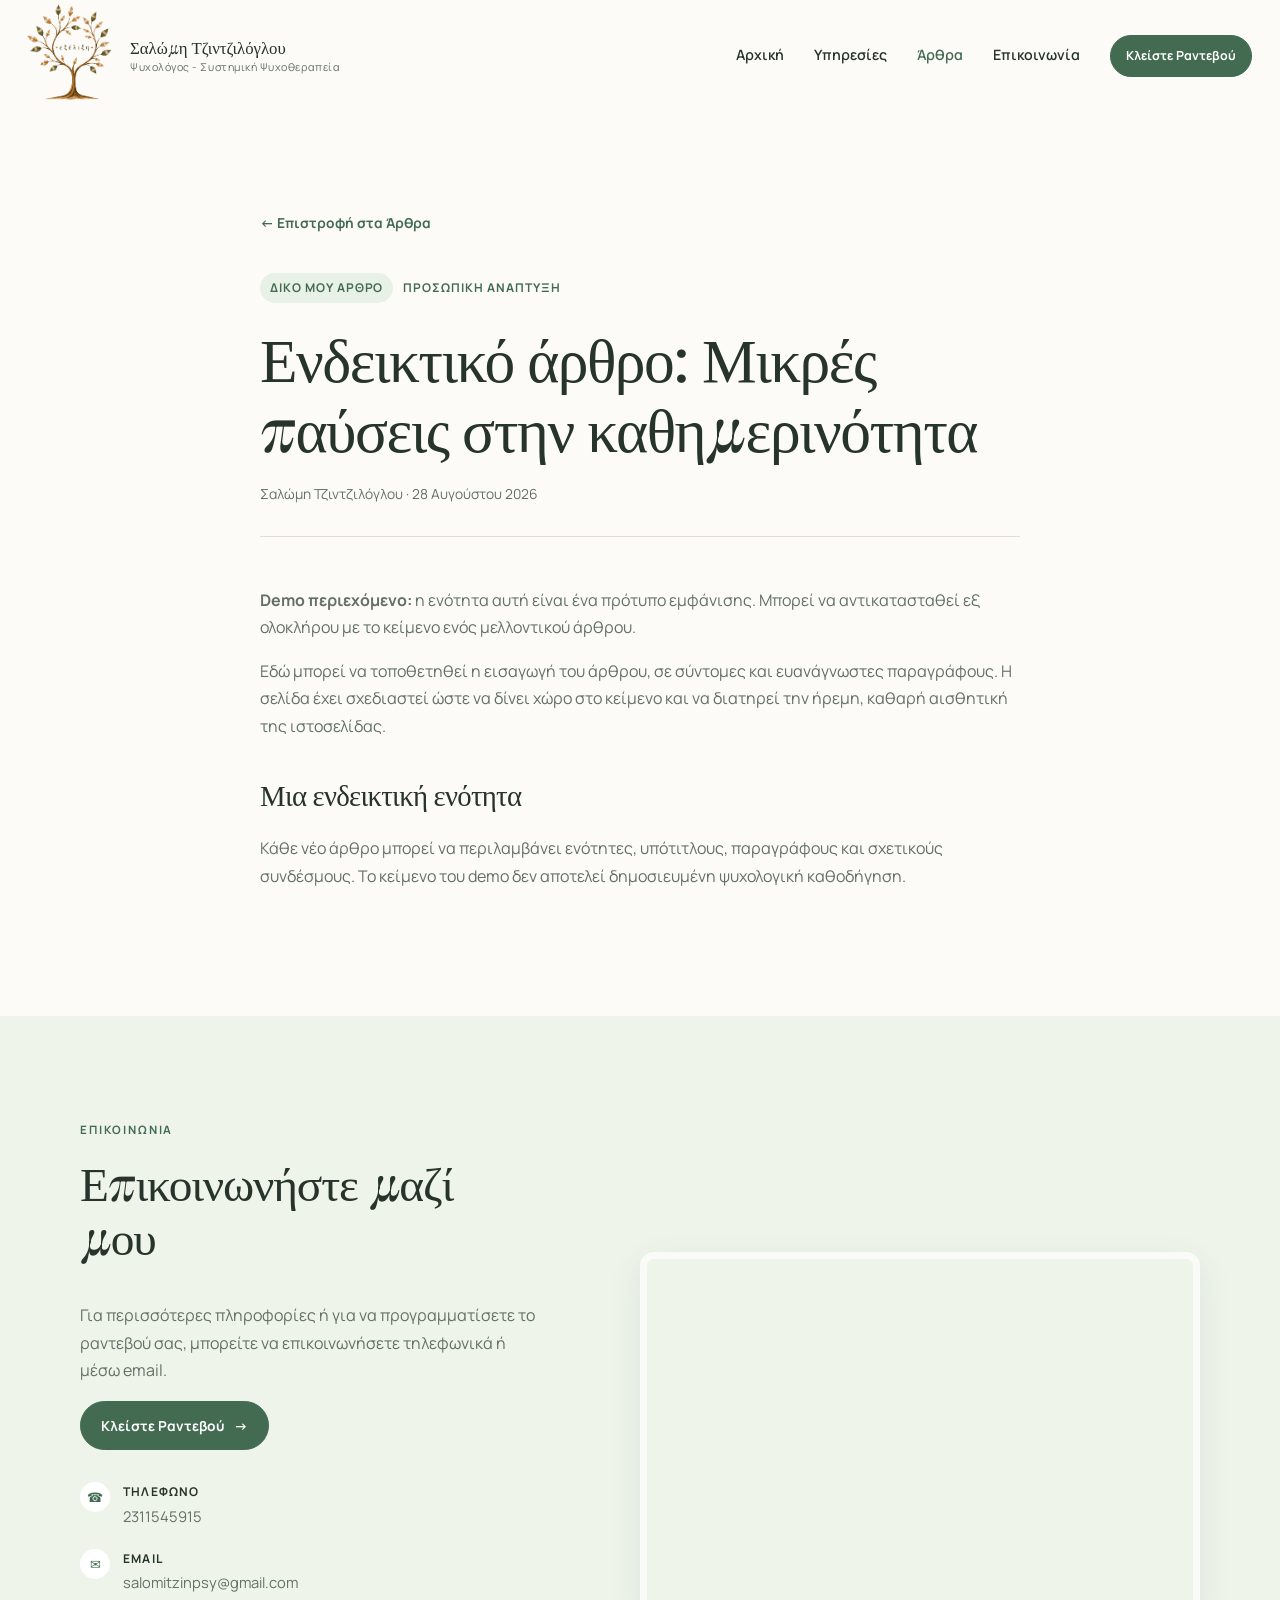
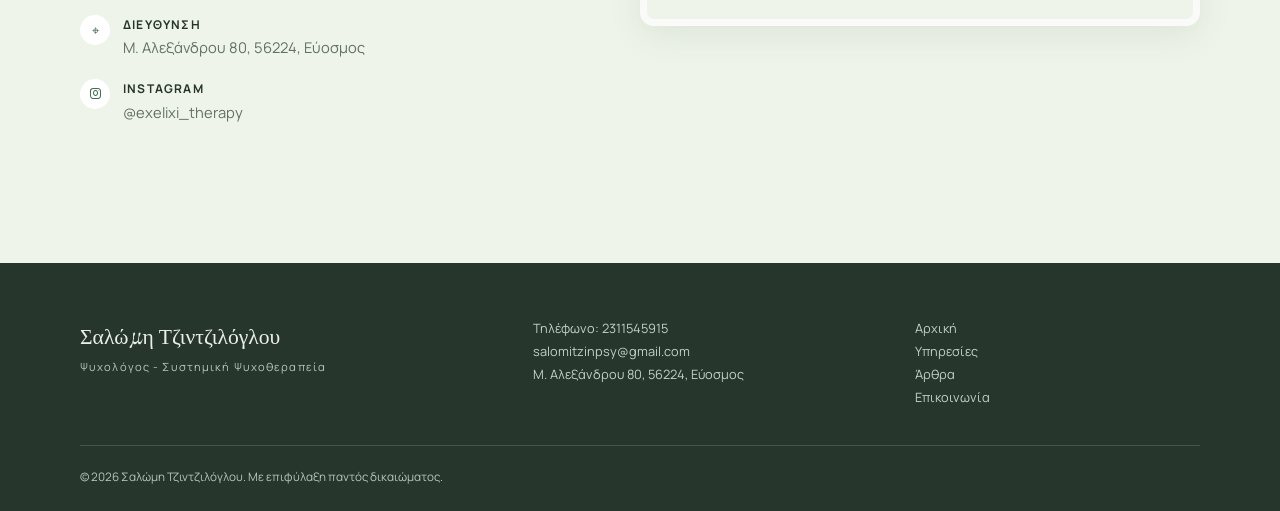
<file: arthra/mikres-pafseis-demo/index.html>
<!doctype html><html lang="el"><head><meta name="robots" content="noindex, follow"><meta charset="UTF-8"><meta name="viewport" content="width=device-width, initial-scale=1.0"><meta name="description" content="Ενδεικτική σελίδα άρθρου για τη Σαλώμη Τζιντζιλόγλου."><title>Ενδεικτικό άρθρο | Σαλώμη Τζιντζιλόγλου</title><link rel="preconnect" href="https://fonts.googleapis.com"><link rel="preconnect" href="https://fonts.gstatic.com" crossorigin><link href="https://fonts.googleapis.com/css2?family=Manrope:wght@400;500;600;700&family=Playfair+Display:wght@500;600&display=swap" rel="stylesheet"><link rel="stylesheet" href="../../assets/css/styles.css"><link rel="stylesheet" href="../../assets/css/overrides.css"><link rel="stylesheet" href="../../assets/css/articles.css"></head><body data-base="../../" data-page="articles"><a class="skip-link" href="#main">Μετάβαση στο περιεχόμενο</a><div data-component="header"></div><main id="main"><article class="article-page"><div class="article-page__inner"><a class="text-link article-back" href="../">← Επιστροφή στα Άρθρα</a><div class="article-kicker"><span class="article-card__badge article-card__badge--own">Δικό μου άρθρο</span><span>Προσωπική ανάπτυξη</span></div><h1>Ενδεικτικό άρθρο: Μικρές παύσεις στην καθημερινότητα</h1><p class="article-byline">Σαλώμη Τζιντζιλόγλου · <time datetime="2026-08-28">28 Αυγούστου 2026</time></p><div class="article-body"><p class="article-note"><strong>Demo περιεχόμενο:</strong> η ενότητα αυτή είναι ένα πρότυπο εμφάνισης. Μπορεί να αντικατασταθεί εξ ολοκλήρου με το κείμενο ενός μελλοντικού άρθρου.</p><p>Εδώ μπορεί να τοποθετηθεί η εισαγωγή του άρθρου, σε σύντομες και ευανάγνωστες παραγράφους. Η σελίδα έχει σχεδιαστεί ώστε να δίνει χώρο στο κείμενο και να διατηρεί την ήρεμη, καθαρή αισθητική της ιστοσελίδας.</p><h2>Μια ενδεικτική ενότητα</h2><p>Κάθε νέο άρθρο μπορεί να περιλαμβάνει ενότητες, υπότιτλους, παραγράφους και σχετικούς συνδέσμους. Το κείμενο του demo δεν αποτελεί δημοσιευμένη ψυχολογική καθοδήγηση.</p></div></div></article></main><div data-component="contact"></div><div data-component="footer"></div><div data-component="modal"></div><script src="../../assets/js/main.js"></script></body></html>
</file>
<file: assets/css/styles.css>
:root{--green:#73a987;--green-deep:#426b51;--ink:#26342b;--muted:#627068;--cream:#f7f3eb;--warm:#fdfbf7;--gold:#a97c3d;--line:#e3ded3;--serif:"Playfair Display",Georgia,serif;--sans:"Manrope",Arial,sans-serif;scroll-behavior:smooth}*{box-sizing:border-box}body{margin:0;color:var(--ink);background:var(--warm);font-family:var(--sans);font-size:16px;line-height:1.72}a{color:inherit;text-decoration:none}button{font:inherit}.container{width:min(1120px,calc(100% - 48px));margin-inline:auto}.section{padding:112px 0}.section--cream{background:var(--cream)}h1,h2,h3,p{margin-top:0}h1,h2,h3{font-family:var(--serif);font-weight:500;line-height:1.14;letter-spacing:-.025em}h1{font-size:clamp(2.65rem,5vw,4.75rem)}h2{font-size:clamp(2.15rem,3.7vw,3.4rem)}h3{font-size:1.52rem}p{color:var(--muted)}.skip-link{position:fixed;left:16px;top:-100px;z-index:100;color:#fff;background:var(--green-deep);padding:10px 16px;border-radius:0 0 8px 8px}.skip-link:focus{top:0}.site-header{height:84px;position:sticky;top:0;z-index:20;background:rgba(253,251,247,.94);border-bottom:1px solid transparent;backdrop-filter:blur(12px)}.site-header.is-scrolled{border-color:var(--line)}.nav{height:100%;display:flex;align-items:center;justify-content:space-between;gap:20px}.brand{display:flex;align-items:center;gap:10px;font-family:var(--serif);font-size:1.05rem;line-height:1.15}.brand img{width:48px;height:48px;object-fit:contain}.brand small{display:block;font-family:var(--sans);color:var(--muted);font-size:.67rem;letter-spacing:.05em;margin-top:3px}.nav__links{display:flex;align-items:center;gap:30px;font-size:.89rem;font-weight:600}.nav__links a:not(.button):hover,.nav__links a[aria-current="page"]{color:var(--green-deep)}.button{display:inline-flex;align-items:center;justify-content:center;gap:10px;min-height:48px;padding:12px 20px;color:#fff;background:var(--green-deep);border:1px solid var(--green-deep);border-radius:99px;cursor:pointer;font-size:.86rem;font-weight:700;transition:transform .25s,background .25s}.button:hover{background:#335641;transform:translateY(-2px)}.button--light{background:#fff;color:var(--ink);border-color:#fff}.button--light:hover{background:#f8f5ef}.button--small{min-height:42px;padding:9px 15px;font-size:.78rem;white-space:nowrap}.menu-toggle{display:none;width:42px;height:42px;border:0;background:transparent;color:var(--ink);font-size:1.4rem;cursor:pointer}.hero{min-height:720px;display:grid;place-items:center;position:relative;isolation:isolate;background:url('../images/hero-nature.jpg') center/cover no-repeat;color:white}.hero__shade{position:absolute;inset:0;z-index:-1;background:linear-gradient(90deg,rgba(20,39,28,.76),rgba(26,38,29,.36),rgba(26,38,29,.16))}.hero__content{padding:110px 0 80px;max-width:790px;margin-inline:max(24px,calc((100vw - 1120px)/2)) auto}.hero h1{margin-bottom:24px;max-width:780px}.eyebrow{color:var(--green-deep);margin-bottom:15px;font-size:.72rem;font-weight:700;letter-spacing:.16em;text-transform:uppercase}.eyebrow--light{color:#e1eedf}.hero blockquote{margin:0 0 28px;padding-left:17px;max-width:650px;border-left:2px solid #c6d8b9;color:#f8f8f4;font-family:var(--serif);font-size:clamp(1rem,1.8vw,1.27rem);line-height:1.5}.hero cite{display:block;margin-top:8px;font-family:var(--sans);font-size:.73rem;font-style:normal;letter-spacing:.04em}.hero__name{margin-bottom:28px;color:#fff;font-family:var(--serif);font-size:1.2rem}.hero__name span{display:block;font-family:var(--sans);font-size:.72rem;letter-spacing:.12em;text-transform:uppercase}.about__grid{display:grid;grid-template-columns:.84fr 1.16fr;align-items:center;gap:clamp(50px,9vw,130px)}.about__image-wrap{position:relative}.about__image-wrap:before{content:"";position:absolute;width:70%;height:80%;top:-20px;left:-20px;border:1px solid #d8bb8e;z-index:-1}.about img{display:block;width:100%;aspect-ratio:4/5;object-fit:cover;object-position:center top;border-radius:140px 140px 8px 8px}.about__copy p:not(.eyebrow){max-width:610px}.text-link{display:inline-flex;align-items:center;gap:9px;margin-top:11px;color:var(--green-deep);font-size:.86rem;font-weight:700}.text-link:hover{color:var(--gold)}.section-heading{max-width:620px;margin-bottom:48px}.section-heading p:last-child{margin-bottom:0}.cards{display:grid;grid-template-columns:repeat(3,1fr);gap:18px}.service-card{display:flex;min-height:330px;flex-direction:column;padding:34px 29px;background:#fff;border:1px solid #eee8de;border-radius:16px;box-shadow:0 12px 32px rgba(53,71,55,.04);transition:transform .25s,box-shadow .25s}.service-card:hover{transform:translateY(-5px);box-shadow:0 18px 38px rgba(53,71,55,.1)}.service-card p{font-size:.88rem}.service-card .text-link{margin-top:auto}.service-icon{width:42px;height:42px;display:grid;place-items:center;margin-bottom:24px;border-radius:50%;background:#edf5eb;color:var(--green-deep);font-size:1.45rem}.center{text-align:center;margin-top:38px}.contact{padding:104px 0;background:#eef4e9}.contact__grid{display:grid;grid-template-columns:.9fr 1.1fr;gap:clamp(40px,8vw,105px);align-items:center}.contact__details{display:grid;gap:18px;margin:32px 0}.contact__detail{display:flex;gap:13px;align-items:flex-start}.contact__detail-icon{width:30px;height:30px;display:grid;place-items:center;flex:0 0 auto;color:var(--green-deep);background:#fff;border-radius:50%;font-size:.8rem}.contact__detail strong{display:block;font-size:.75rem;letter-spacing:.1em;text-transform:uppercase}.contact__detail a,.contact__detail address{font-style:normal;color:var(--muted);font-size:.92rem}.map{min-height:360px;overflow:hidden;border-radius:14px;border:7px solid rgba(255,255,255,.7);box-shadow:0 10px 35px rgba(57,74,57,.09)}.map iframe{display:block;width:100%;height:360px;border:0}.site-footer{padding:54px 0 24px;background:#26362c;color:#e9eee7}.footer__top{display:grid;grid-template-columns:1.2fr 1fr .8fr;gap:25px;padding-bottom:36px}.footer__brand{font-family:var(--serif);font-size:1.35rem}.footer__brand span{display:block;margin-top:3px;font-family:var(--sans);color:#b8c6ba;font-size:.7rem;letter-spacing:.1em;text-transform:uppercase}.footer__top p,.footer__top a{margin:0;color:#c4d0c4;font-size:.8rem;line-height:1.8}.footer__links{display:flex;flex-direction:column;align-items:flex-start}.footer__links a:hover{color:white}.footer__bottom{padding-top:21px;border-top:1px solid rgba(255,255,255,.15);color:#b8c6ba;font-size:.73rem}.page-hero{padding:105px 0 90px;background:var(--cream);text-align:center}.page-hero .container{max-width:700px}.page-hero p:last-child{margin:14px auto 0;max-width:560px}.services-list{padding-top:72px}.services-list__inner{display:grid;gap:17px}.service-detail{display:grid;grid-template-columns:80px 1fr auto;gap:25px;align-items:center;padding:43px 44px;border:1px solid var(--line);border-radius:13px;background:#fff}.service-detail--tint{background:#f7faf5}.service-detail h2{margin-bottom:8px;font-size:clamp(1.55rem,2.6vw,2rem)}.service-detail p{margin-bottom:0;font-size:.9rem}.service-detail__lead{margin-bottom:8px!important;color:var(--green-deep)!important;font-weight:700}.service-detail__number{font-family:var(--serif);color:var(--gold);font-size:1.08rem}.modal{position:fixed;inset:0;z-index:40;display:none;align-items:center;justify-content:center;padding:20px;background:rgba(24,34,27,.53)}.modal.is-open{display:flex}.modal__dialog{position:relative;width:min(470px,100%);padding:45px;background:#fff;border-radius:18px;box-shadow:0 22px 80px rgba(0,0,0,.24)}.modal__close{position:absolute;top:13px;right:13px;width:42px;height:42px;border:0;border-radius:50%;color:var(--ink);background:#f3f3ef;cursor:pointer;font-size:1.4rem}.modal h2{font-size:2rem}.modal p{margin-bottom:25px}.modal__actions{display:grid;gap:10px}.modal__actions .button:last-child{background:#fff;color:var(--green-deep)}.modal__actions .button:last-child:hover{background:#f2f7ef}.reveal{opacity:0;transform:translateY(18px);transition:opacity .65s ease,transform .65s ease}.reveal.is-visible{opacity:1;transform:none}:focus-visible{outline:3px solid #bf923f;outline-offset:3px}@media(max-width:760px){.container{width:min(100% - 32px,1120px)}.site-header{height:72px}.brand{font-size:.94rem}.brand img{width:42px;height:42px}.menu-toggle{display:block}.nav__links{position:absolute;top:72px;right:16px;left:16px;display:none;align-items:stretch;gap:4px;padding:16px;background:#fff;border:1px solid var(--line);border-radius:12px;box-shadow:0 16px 35px rgba(0,0,0,.1)}.nav__links.is-open{display:flex;flex-direction:column}.nav__links a:not(.button){padding:10px}.nav__links .button{margin-top:5px}.hero{min-height:660px}.hero__content{padding:100px 0 60px;margin-inline:16px}.hero__shade{background:linear-gradient(90deg,rgba(20,39,28,.8),rgba(26,38,29,.43))}.section{padding:76px 0}.about__grid,.contact__grid{grid-template-columns:1fr;gap:42px}.about__image-wrap{max-width:430px}.cards{grid-template-columns:1fr}.service-card{min-height:270px}.contact{padding:76px 0}.map,.map iframe{min-height:290px;height:290px}.footer__top{grid-template-columns:1fr;gap:21px}.page-hero{padding:75px 0 64px}.services-list{padding-top:45px}.service-detail{grid-template-columns:1fr;gap:12px;padding:30px 25px}.service-detail .button{justify-self:start}.service-detail__number{margin-bottom:4px}.modal__dialog{padding:38px 25px}.about__image-wrap:before{top:-13px;left:-13px}}
</file>
<file: assets/css/hero-slideshow.css>
.hero--slideshow { background: #203328; overflow: hidden; }
.hero__slides { position: absolute; inset: 0; z-index: -2; }
.hero__slide { position: absolute; inset: 0; display: block; width: 100%; height: 100%; object-fit: cover; object-position: 50% 50%; opacity: 0; transition: opacity .85s ease-in-out; }
.hero__slide.is-active { opacity: 1; }
.hero--slideshow .hero__shade { z-index: -1; }
@media (max-width: 760px) { .hero__slide--children-detail { object-position: 39% 50%; } }
@media (prefers-reduced-motion: reduce) { .hero__slide { transition: none; } }
</file>
<file: assets/css/biography.css>
.biography{padding:78px 0 112px}.biography__inner{width:min(880px,100%);margin-inline:auto}.biography__intro{max-width:690px;margin:0 auto 56px;text-align:center}.biography__intro p:last-child{margin-bottom:0}.biography__grid{display:grid;gap:18px}.biography-card{padding:34px 38px;border:1px solid var(--line);border-radius:14px;background:#fff}.biography-card:nth-child(even){background:#f7faf5}.biography-card h2{margin-bottom:15px;font-size:clamp(1.55rem,2.6vw,2rem)}.biography-card p:last-child{margin-bottom:0}.biography-card p{font-size:.94rem}@media(max-width:760px){.biography{padding:54px 0 76px}.biography__intro{margin-bottom:36px}.biography-card{padding:27px 23px}}
</file>
<file: assets/css/articles.css>
.articles-intro{padding:104px 0 72px;background:var(--cream);text-align:center}.articles-intro .container{max-width:720px}.articles-intro p:last-child{max-width:650px;margin:16px auto 0}.articles-list{padding:72px 0 110px}.articles-grid{display:grid;grid-template-columns:repeat(2,minmax(0,1fr));gap:20px}.article-card{display:flex;min-height:320px;flex-direction:column;padding:34px;background:#fff;border:1px solid var(--line);border-radius:16px;box-shadow:0 12px 32px rgba(53,71,55,.04)}.article-card__top{display:flex;justify-content:space-between;align-items:center;gap:14px;margin-bottom:30px}.article-card__badge{padding:5px 10px;border-radius:99px;font-size:.7rem;font-weight:700;letter-spacing:.04em}.article-card__badge--own{background:#e8f1e6;color:var(--green-deep)}.article-card__badge--external{background:#f4ecdf;color:#806027}.article-card__category{color:var(--muted);font-size:.72rem;font-weight:700;letter-spacing:.08em;text-align:right;text-transform:uppercase}.article-card h2{font-size:clamp(1.45rem,2.4vw,2rem)}.article-card p{font-size:.9rem}.article-card__meta{display:grid;gap:4px;margin-top:auto;padding-top:22px;border-top:1px solid var(--line);color:var(--muted);font-size:.74rem}.article-card .text-link{margin-top:18px}.articles-state{grid-column:1/-1;padding:48px 28px;text-align:center;border:1px solid var(--line);border-radius:16px;background:#fff}.articles-state h2{font-size:1.7rem}.articles-state--error{border-color:#d9b6ae}.article-page{padding:88px 0 110px}.article-page__inner{width:min(760px,100%);margin:auto}.article-back{margin-bottom:38px}.article-kicker{display:flex;flex-wrap:wrap;gap:10px;align-items:center;margin-bottom:19px}.article-kicker span{color:var(--green-deep);font-size:.75rem;font-weight:700;letter-spacing:.08em;text-transform:uppercase}.article-page h1{font-size:clamp(2.35rem,4.8vw,4rem);margin-bottom:20px}.article-byline{padding-bottom:30px;border-bottom:1px solid var(--line);color:var(--muted);font-size:.86rem}.article-cover{display:block;width:100%;max-height:460px;margin-top:34px;border-radius:14px;object-fit:cover}.article-body{padding-top:36px}.article-body p,.article-body li{font-size:1rem}.article-body h2{margin-top:38px;font-size:1.8rem}.article-body blockquote{margin:26px 0;padding:4px 0 4px 20px;border-left:3px solid var(--green);color:var(--muted);font-family:var(--serif);font-size:1.2rem}.article-body a{color:var(--green-deep);text-decoration:underline}.article-source{margin:32px 0;padding:26px 28px;background:#f7faf5;border:1px solid #dce8d9;border-radius:12px}.article-source p{margin-bottom:0;font-size:.9rem}@media(max-width:760px){.articles-intro{padding:75px 0 60px}.articles-list,.article-page{padding:58px 0 76px}.articles-grid{grid-template-columns:1fr}.article-card{min-height:280px;padding:28px}.article-card__top{margin-bottom:22px}.article-page h1{font-size:2.45rem}}
</file>
<file: assets/css/overrides.css>
@import url('https://cdnjs.cloudflare.com/ajax/libs/font-awesome/6.7.2/css/all.min.css');

/* Keep the photographic hero calm and uniform, without visual gradients. */
.hero__shade { background: rgba(20, 39, 28, .61); }
@media (max-width: 760px) { .hero__shade { background: rgba(20, 39, 28, .67); } }
/* Φωτογραφία ενότητας Γνωριμία */
.about__image-wrap {
  max-width: 360px;
  margin-inline: auto;
}

.about img {
  height: 440px;
  aspect-ratio: 4 / 5;
  object-fit: contain;
  object-position: center;
  background: #f3efe6;
}

/* Ενισχυμένη παρουσία του brand στο header. */
.site-header .nav { width: 100%; max-width: none; padding-inline: 28px; }
.site-header { height: 112px; }
.brand { gap: 18px; }
.brand img { width: 84px; height: auto; transform: scale(1.55); transform-origin: center; }
.footer__brand span { text-transform: none; }
.hero__name span { text-transform: none; letter-spacing: .04em; }
@media (max-width: 760px) {
  .site-header { height: 80px; }
  .site-header .nav { padding-inline: 16px; }
  .brand { max-width: calc(100% - 64px); }
  .brand { gap: 14px; }
  .brand img { width: 58px; height: auto; transform: scale(1.55); }
  .brand small { font-size: .53rem; letter-spacing: 0; white-space: nowrap; }
  .nav__links { top: 80px; }
}
</file>
